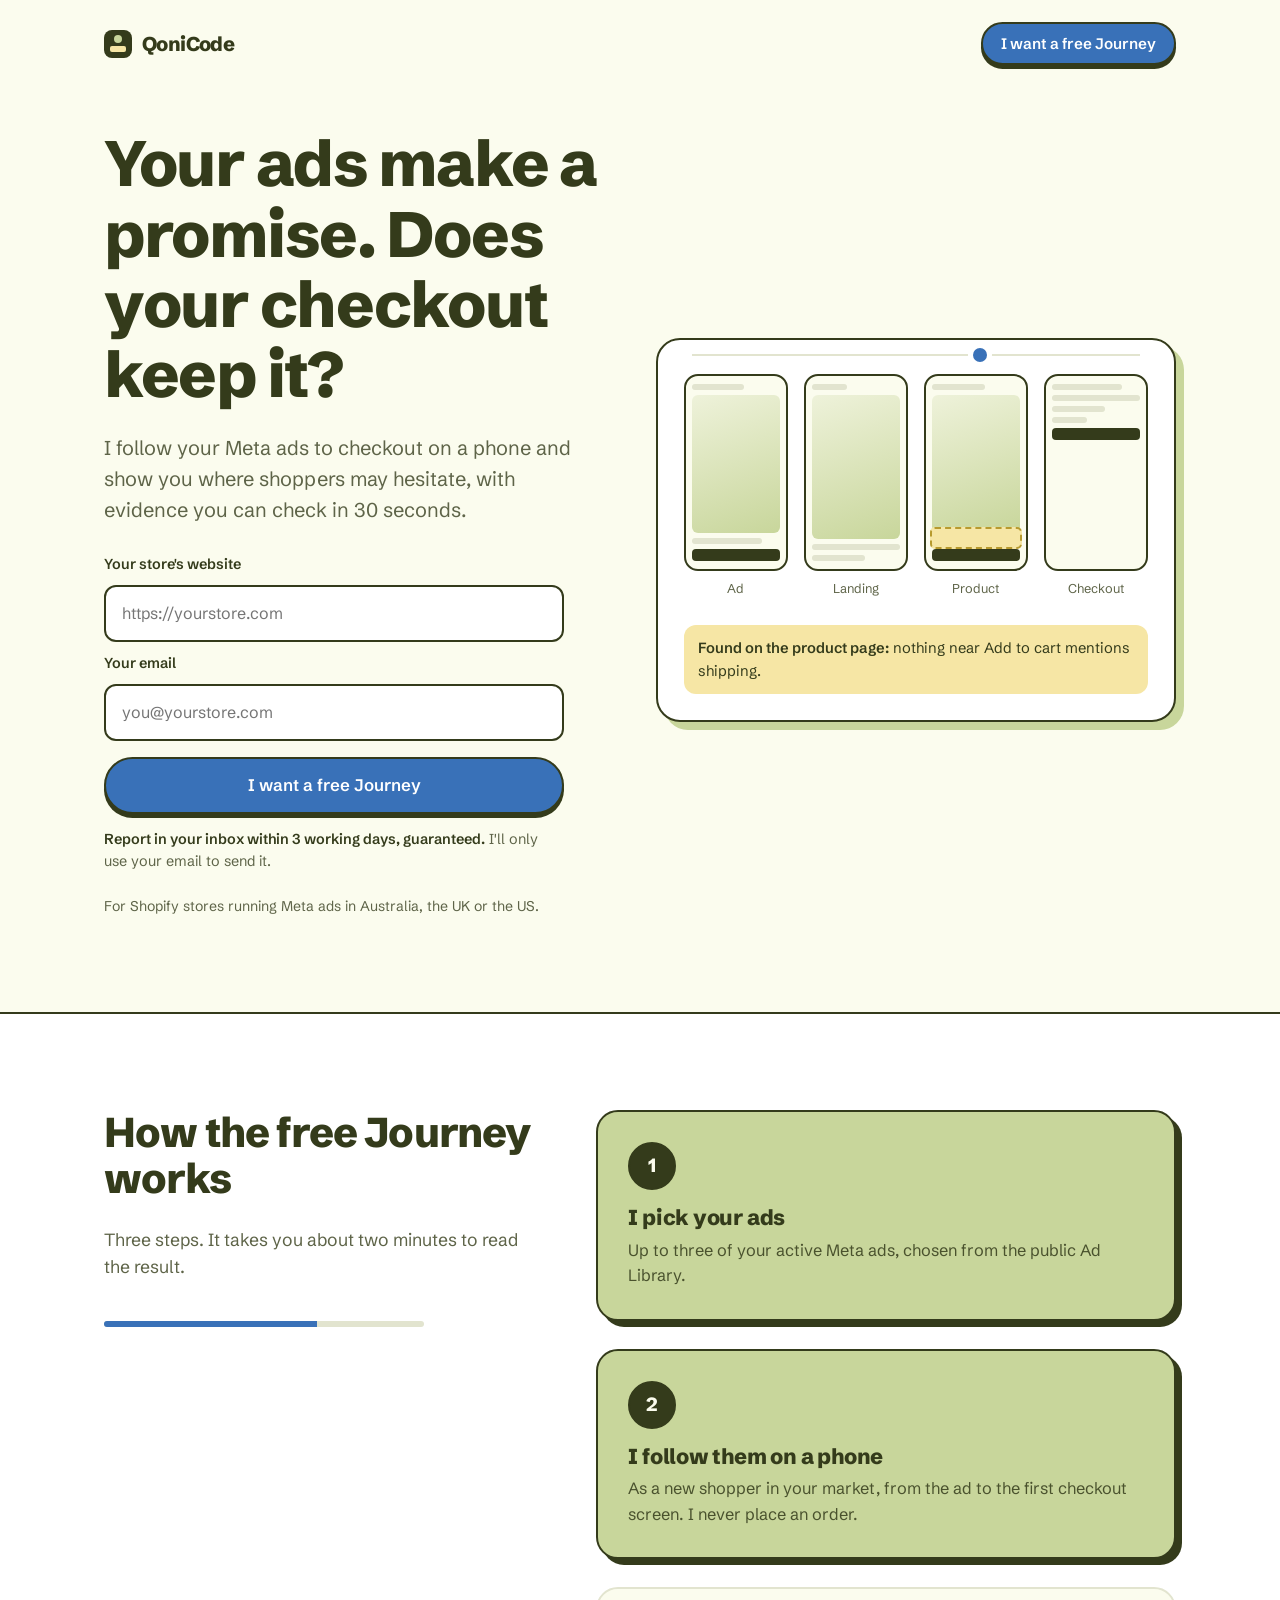
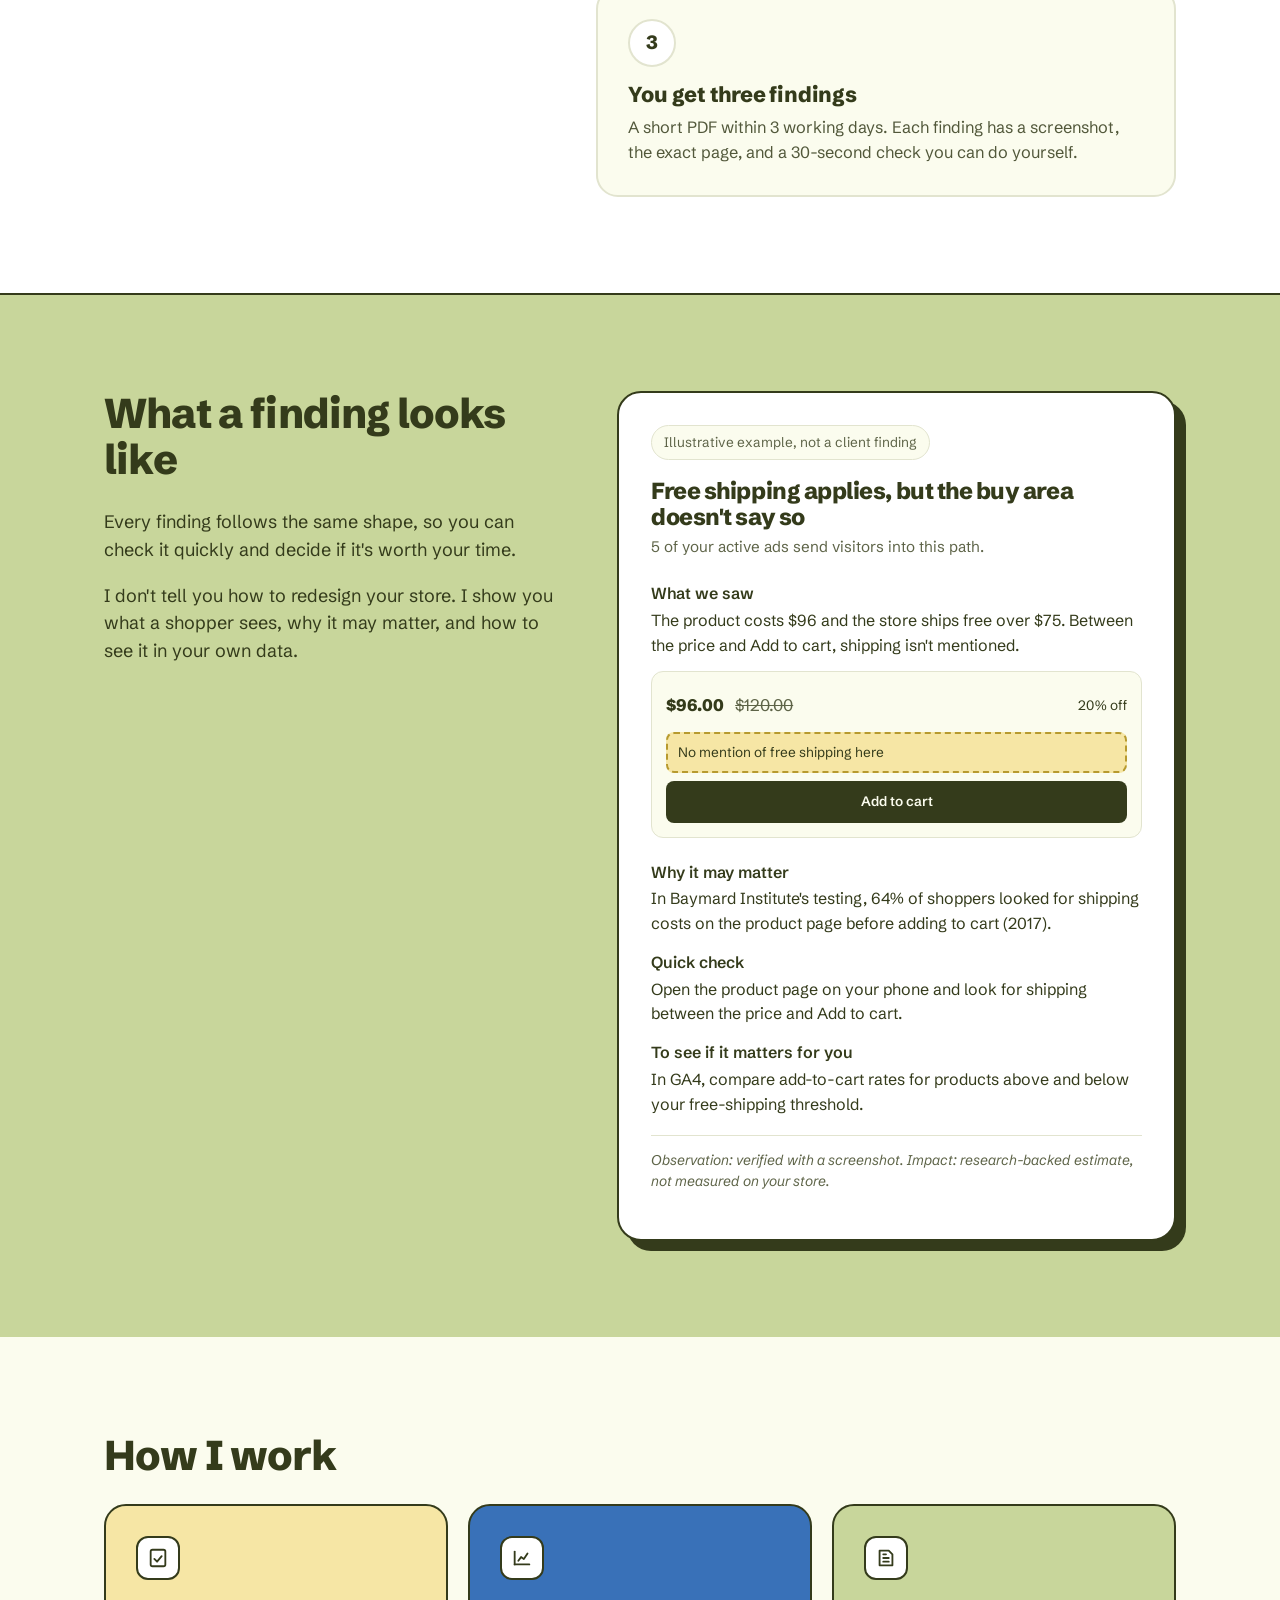
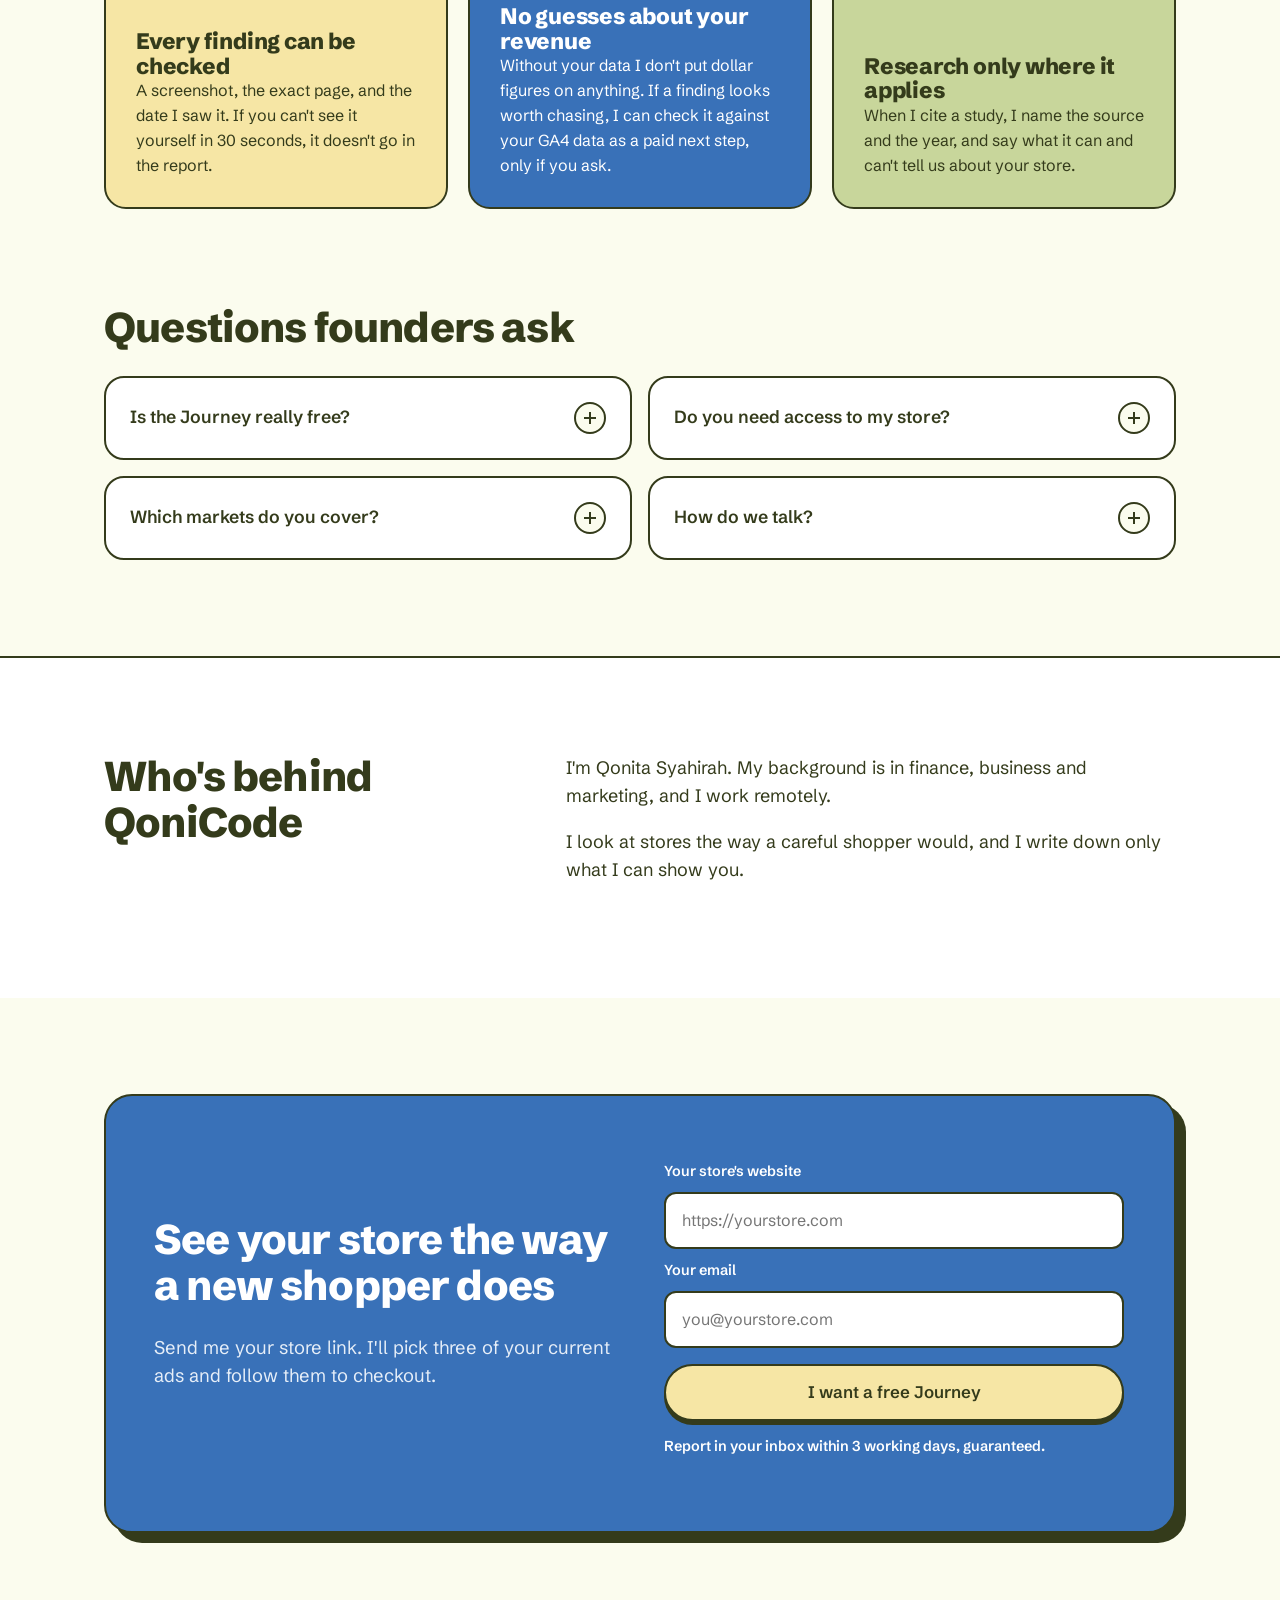
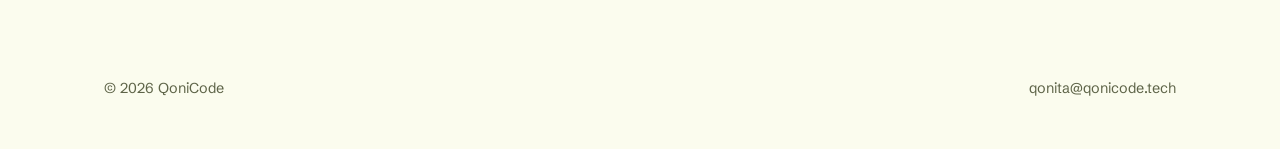
<file: index.html>
<!doctype html>
<html lang="en">
<head>
<meta charset="utf-8">
<meta name="viewport" content="width=device-width, initial-scale=1">
<title>QoniCode · Ad-to-checkout research for DTC brands</title>
<meta name="description" content="I follow your Meta ads to checkout on a phone and show you where shoppers may hesitate, with evidence you can check in 30 seconds.">
<link rel="icon" href="data:image/svg+xml,%3Csvg xmlns='http://www.w3.org/2000/svg' viewBox='0 0 32 32'%3E%3Crect width='32' height='32' rx='8' fill='%23343b1b'/%3E%3Crect x='7' y='17' width='18' height='6' rx='2' fill='%23f6e6a5'/%3E%3Ccircle cx='16' cy='12' r='4' fill='%23c8d69b'/%3E%3C/svg%3E">
<link rel="preconnect" href="https://fonts.googleapis.com">
<link rel="preconnect" href="https://fonts.gstatic.com" crossorigin>
<link href="https://fonts.googleapis.com/css2?family=Schibsted+Grotesk:wght@400;500;600;800&display=swap" rel="stylesheet">
<style>
:root{
  --ivory:#FBFCEE;
  --tea:#C8D69B;
  --vanilla:#F6E6A5;
  --blue:#3971B8;
  --brown:#343B1B;
  --white:#FFFFFF;
  --muted:#5E6448;
  --line:#E2E4CF;
  --max:1120px;
}
*{box-sizing:border-box}
html{scroll-behavior:smooth}
body{margin:0;background:var(--ivory);color:var(--brown);font-family:"Schibsted Grotesk",system-ui,sans-serif;font-size:18px;line-height:1.55;-webkit-font-smoothing:antialiased}
a{color:inherit}
.wrap{max-width:var(--max);margin:0 auto;padding:0 24px}
p{margin:0 0 1em;max-width:62ch}
h1,h2,h3{margin:0;line-height:1.1;letter-spacing:-0.02em}
h1{font-size:clamp(2.4rem,5.2vw,4rem);font-weight:800;max-width:15ch}
h2{font-size:clamp(1.8rem,3.4vw,2.6rem);font-weight:800;max-width:20ch;margin-bottom:.6em}
h3{font-size:1.15rem;font-weight:600;letter-spacing:-0.01em}
:focus-visible{outline:3px solid var(--blue);outline-offset:3px;border-radius:6px}
.link{text-decoration:none;background:linear-gradient(currentColor,currentColor) 0 100%/0 2px no-repeat;transition:background-size .25s ease;padding-bottom:2px}
.link:hover{background-size:100% 2px}

/* buttons */
.btn{display:inline-flex;align-items:center;justify-content:center;gap:.5em;font:600 1rem/1 "Schibsted Grotesk",sans-serif;padding:16px 22px;border-radius:999px;text-decoration:none;border:2px solid var(--brown);cursor:pointer;transition:transform .15s ease,box-shadow .15s ease,background .2s ease}
.btn-primary{background:var(--blue);border-color:var(--brown);color:var(--white);box-shadow:0 4px 0 0 var(--brown)}
.btn-primary:hover{transform:translateY(-2px);box-shadow:0 6px 0 0 var(--brown)}
.btn-primary:active{transform:translateY(3px);box-shadow:0 1px 0 0 var(--brown)}
.btn-ghost{background:transparent;color:var(--brown)}
.btn-ghost:hover{background:var(--vanilla)}
.btn-ghost:active{transform:translateY(2px)}

/* header */
header{padding:22px 0;position:sticky;top:0;z-index:20;background:rgba(251,252,238,.9);backdrop-filter:blur(8px);border-bottom:1px solid transparent;transition:border-color .2s}
header.scrolled{border-bottom-color:var(--line)}
header .wrap{display:flex;justify-content:space-between;align-items:center;gap:16px}
.logo{font-weight:800;font-size:1.25rem;letter-spacing:-0.03em;text-decoration:none;display:flex;align-items:center;gap:10px}
.logo-mark{width:28px;height:28px;border-radius:8px;background:var(--brown);position:relative;flex:none}
.logo-mark::before{content:"";position:absolute;left:10px;top:5px;width:8px;height:8px;border-radius:50%;background:var(--tea)}
.logo-mark::after{content:"";position:absolute;left:6px;right:6px;bottom:6px;height:6px;border-radius:2px;background:var(--vanilla)}
header .btn{padding:12px 18px;font-size:.95rem}

/* hero */
.hero{padding:40px 0 80px}
.hero-grid{display:grid;grid-template-columns:1fr 1.05fr;gap:56px;align-items:center}
.lede{font-size:1.25rem;color:var(--muted);margin:22px 0 28px;max-width:40ch}

/* form */
.journey-form{display:grid;gap:10px;max-width:460px}
.journey-form label{font-size:.9rem;font-weight:600}
.journey-form input{width:100%;font:inherit;font-size:1rem;padding:14px 16px;border:2px solid var(--brown);border-radius:12px;background:var(--white);color:var(--brown);transition:box-shadow .15s ease}
.journey-form input:focus{outline:none;box-shadow:0 0 0 4px var(--tea)}
.journey-form .btn{width:100%;margin-top:6px;padding:18px 22px;font-size:1.05rem}
.form-note{font-size:.9rem;color:var(--muted);margin:4px 0 0}
.form-note b{color:var(--brown);font-weight:600}
.form-status{font-size:.95rem;margin:0;min-height:0}
.form-status.err{color:#8A1F11}
.sent{background:var(--tea);border:2px solid var(--brown);border-radius:16px;padding:20px;max-width:460px}
.sent h3{margin-bottom:6px}
.sent p{margin:0}
.hidden{display:none}
.fit{font-size:.88rem;color:var(--muted);margin-top:14px}

/* journey trail */
.trail{position:relative;display:grid;grid-template-columns:repeat(4,1fr);gap:16px;padding:34px 26px 26px;background:var(--white);border:2px solid var(--brown);border-radius:24px;box-shadow:8px 8px 0 0 var(--tea)}
.track{position:absolute;left:34px;right:34px;top:14px;height:2px;background:var(--line)}
.dot{position:absolute;top:8px;left:28px;width:14px;height:14px;border-radius:50%;background:var(--blue);box-shadow:0 0 0 5px var(--white)}
.station{display:flex;flex-direction:column;gap:8px}
.phone{aspect-ratio:9/17;border:2px solid var(--brown);border-radius:14px;padding:8px 6px;display:flex;flex-direction:column;gap:5px;background:var(--ivory);position:relative;overflow:hidden}
.bar{height:6px;border-radius:3px;background:var(--line)}
.bar.w60{width:60%}.bar.w80{width:80%}.bar.w40{width:40%}
.img{flex:1;border-radius:6px;background:linear-gradient(160deg,#EEF2DA,var(--tea))}
.btnbar{height:12px;border-radius:4px;background:var(--brown)}
.station span{font-size:.8rem;color:var(--muted);text-align:center}
.flag{position:absolute;left:4px;right:4px;bottom:20px;height:22px;border-radius:5px;background:var(--vanilla);border:2px dashed #B79A2E;transform:scaleX(0);transform-origin:left}
.callout{grid-column:1/-1;margin-top:10px;padding:12px 14px;border-radius:12px;background:var(--vanilla);font-size:.92rem;opacity:0;transform:translateY(6px)}
.callout b{font-weight:600}
@media (prefers-reduced-motion:no-preference){
  .dot{animation:travel 3.2s cubic-bezier(.6,.05,.3,1) .4s forwards}
  .flag{animation:mark .45s ease 2.3s forwards}
  .callout{animation:rise .5s ease 2.7s forwards}
}
@keyframes travel{0%{left:28px}35%{left:calc(37.5% - 7px)}55%{left:calc(37.5% - 7px)}100%{left:calc(62.5% - 7px)}}
@keyframes mark{to{transform:scaleX(1)}}
@keyframes rise{to{opacity:1;transform:none}}

/* sections */
section{padding:96px 0}
.intro{color:var(--muted);font-size:1.1rem;margin-bottom:40px}

/* how it works: sticky scroll stepper */
.how{background:var(--white);border-top:2px solid var(--brown);border-bottom:2px solid var(--brown)}
.how-grid{display:grid;grid-template-columns:.85fr 1.15fr;gap:64px;align-items:start}
.how-head{position:sticky;top:120px}
.progress{height:6px;border-radius:3px;background:var(--line);overflow:hidden;max-width:320px;margin-top:8px}
.progress span{display:block;height:100%;width:0;background:var(--blue);transition:width .5s ease}
.steps{list-style:none;margin:0;padding:0;display:grid;gap:28px;counter-reset:s}
.steps li{counter-increment:s;border:2px solid var(--line);border-radius:22px;padding:30px;background:var(--ivory);transition:border-color .4s ease,background .4s ease,transform .4s ease,box-shadow .4s ease}
.steps li::before{content:counter(s);display:inline-grid;place-items:center;width:44px;height:44px;border-radius:50%;background:var(--white);border:2px solid var(--line);font-weight:800;font-size:1.2rem;margin-bottom:16px;transition:background .4s,border-color .4s,color .4s}
.steps li.on{border-color:var(--brown);background:var(--tea);box-shadow:6px 6px 0 0 var(--brown)}
.steps li.on::before{background:var(--brown);border-color:var(--brown);color:var(--ivory)}
.steps h3{font-size:1.35rem;font-weight:800}
.steps p{color:var(--brown);opacity:.85;font-size:1.02rem;margin:8px 0 0}

/* example card (key segment, coloured) */
.example{background:var(--tea)}
.example-grid{display:grid;grid-template-columns:.9fr 1.1fr;gap:56px;align-items:start}
.card{background:var(--white);border:2px solid var(--brown);border-radius:24px;padding:32px;box-shadow:10px 10px 0 0 var(--brown)}
.disclaimer{display:inline-block;font-size:.85rem;background:var(--ivory);border:1px solid var(--line);border-radius:999px;padding:6px 12px;margin-bottom:18px;color:var(--muted)}
.card h3{font-size:1.45rem;font-weight:800;margin-bottom:6px;letter-spacing:-0.02em}
.exposure{color:var(--muted);font-size:.95rem;margin-bottom:22px}
.mock{border:1px solid var(--line);border-radius:12px;padding:14px;margin:6px 0 22px;background:var(--ivory);font-size:.85rem}
.mock .row{display:flex;justify-content:space-between;align-items:center;padding:6px 0}
.mock .price{font-weight:800;font-size:1.05rem}
.mock .was{color:var(--muted);text-decoration:line-through;margin-left:8px;font-weight:400}
.mock .atc{margin-top:8px;background:var(--brown);color:var(--ivory);text-align:center;border-radius:8px;padding:10px;font-weight:600}
.mock .gap{margin-top:8px;border:2px dashed #B79A2E;background:var(--vanilla);border-radius:8px;padding:8px 10px}
.field{margin-bottom:14px;font-size:1rem}
.field b{font-weight:600}
.field p{margin:2px 0 0}
.label{margin-top:18px;padding-top:14px;border-top:1px solid var(--line);font-size:.88rem;color:var(--muted);font-style:italic}

/* principles: coloured cards, staggered reveal */
.principles{list-style:none;padding:0;margin:0;display:grid;grid-template-columns:repeat(3,1fr);gap:20px}
.principles li{border:2px solid var(--brown);border-radius:22px;padding:30px;min-height:260px;display:flex;flex-direction:column;justify-content:space-between;gap:24px}
.principles li:nth-child(1){background:var(--vanilla)}
.principles li:nth-child(2){background:var(--blue);color:var(--white)}
.principles li:nth-child(3){background:var(--tea)}
.principles h3{font-size:1.4rem;font-weight:800}
.principles p{margin:0;font-size:1rem}
.icon{width:44px;height:44px;border-radius:12px;background:var(--white);border:2px solid var(--brown);display:grid;place-items:center}
.icon svg{width:22px;height:22px;stroke:var(--brown);fill:none;stroke-width:2;stroke-linecap:round;stroke-linejoin:round}

/* reveal (one shared pattern, used on two groups only) */
@media (prefers-reduced-motion:no-preference){
  .reveal > *{opacity:0;transform:translateY(28px) scale(.98);transition:opacity .6s ease,transform .6s cubic-bezier(.2,.8,.2,1)}
  .reveal.in > *{opacity:1;transform:none}
  .reveal.in > *:nth-child(2){transition-delay:.12s}
  .reveal.in > *:nth-child(3){transition-delay:.24s}
  .reveal.in > *:nth-child(4){transition-delay:.36s}
}

/* faq cards */
.faq-grid{display:grid;grid-template-columns:repeat(2,1fr);gap:16px}
.faq-card{border:2px solid var(--brown);border-radius:20px;background:var(--white);transition:background .25s ease,box-shadow .2s ease,transform .2s ease}
.faq-card:hover{transform:translateY(-2px);box-shadow:5px 5px 0 0 var(--brown)}
.faq-card[open]{background:var(--vanilla);box-shadow:5px 5px 0 0 var(--brown)}
.faq-card summary{list-style:none;cursor:pointer;padding:24px;font-weight:600;font-size:1.1rem;display:flex;justify-content:space-between;align-items:center;gap:16px}
.faq-card summary::-webkit-details-marker{display:none}
.plus{width:32px;height:32px;border-radius:50%;border:2px solid var(--brown);position:relative;flex:none;background:var(--ivory);transition:transform .25s ease}
.plus::before,.plus::after{content:"";position:absolute;left:50%;top:50%;width:12px;height:2px;background:var(--brown);transform:translate(-50%,-50%)}
.plus::after{transform:translate(-50%,-50%) rotate(90deg);transition:transform .25s ease}
.faq-card[open] .plus{transform:rotate(180deg)}
.faq-card[open] .plus::after{transform:translate(-50%,-50%) rotate(0deg)}
.faq-card p{padding:0 24px 24px;margin:0}

/* about */
.about{background:var(--white);border-top:2px solid var(--brown)}
.about-grid{display:grid;grid-template-columns:.8fr 1.2fr;gap:56px}

/* final */
.final{background:var(--blue);color:var(--white);border:2px solid var(--brown);border-radius:28px;padding:64px 48px;box-shadow:10px 10px 0 0 var(--brown);display:grid;grid-template-columns:1fr 1fr;gap:48px;align-items:center}
.final h2{color:var(--white)}
.final > div > p{color:#E6EEF8;font-size:1.15rem}
.final .journey-form label{color:var(--white)}
.final .form-note{color:#E6EEF8}
.final .form-note b{color:var(--white)}
.final .btn-primary{background:var(--vanilla);color:var(--brown)}
.final .sent{color:var(--brown)}
footer{padding:48px 0;color:var(--muted);font-size:.9rem}
footer .wrap{display:flex;justify-content:space-between;flex-wrap:wrap;gap:12px}

@media (max-width:900px){
  .hero-grid,.example-grid,.about-grid,.how-grid,.final{grid-template-columns:1fr;gap:36px}
  .how-head{position:static}
  .principles{grid-template-columns:1fr}
  .principles li{min-height:0}
  .faq-grid{grid-template-columns:1fr}
  section{padding:64px 0}
  .final{padding:40px 22px;border-radius:22px;box-shadow:6px 6px 0 0 var(--brown)}
}
@media (max-width:480px){
  body{font-size:17px}
  .wrap{padding:0 16px}
  header .btn{display:none}
  .trail{gap:8px;padding:26px 12px 14px;box-shadow:5px 5px 0 0 var(--tea)}
  .track{left:22px;right:22px}
  .card{padding:22px;box-shadow:6px 6px 0 0 var(--brown)}
  .steps li{padding:22px}
}
</style>
</head>
<body>

<header id="hdr">
  <div class="wrap">
    <a class="logo" href="#top" aria-label="QoniCode home"><span class="logo-mark" aria-hidden="true"></span>QoniCode</a>
    <a class="btn btn-primary" href="#get">I want a free Journey</a>
  </div>
</header>

<main id="top">
  <section class="hero">
    <div class="wrap hero-grid">
      <div id="get">
        <h1>Your ads make a promise. Does your checkout keep it?</h1>
        <p class="lede">I follow your Meta ads to checkout on a phone and show you where shoppers may hesitate, with evidence you can check in 30 seconds.</p>
        <form class="journey-form" data-form novalidate>
          <label for="site1">Your store's website</label>
          <input id="site1" name="website" type="url" inputmode="url" placeholder="https://yourstore.com" required>
          <label for="email1">Your email</label>
          <input id="email1" name="email" type="email" autocomplete="email" placeholder="you@yourstore.com" required>
          <button class="btn btn-primary" type="submit">I want a free Journey</button>
          <p class="form-note"><b>Report in your inbox within 3 working days, guaranteed.</b> I'll only use your email to send it.</p>
          <p class="form-status" role="status" aria-live="polite"></p>
        </form>
        <div class="sent hidden" data-sent><h3>Got it, thank you.</h3><p>Your Journey will reach your inbox within 3 working days.</p></div>
        <p class="fit">For Shopify stores running Meta ads in Australia, the UK or the US.</p>
      </div>

      <div class="trail" role="img" aria-label="A shopper's path from ad to landing page to product page to checkout, with a finding marked on the product page">
        <div class="track"></div>
        <div class="dot"></div>
        <div class="station"><div class="phone"><div class="bar w60"></div><div class="img"></div><div class="bar w80"></div><div class="btnbar"></div></div><span>Ad</span></div>
        <div class="station"><div class="phone"><div class="bar w40"></div><div class="img"></div><div class="bar"></div><div class="bar w60"></div></div><span>Landing</span></div>
        <div class="station"><div class="phone"><div class="bar w60"></div><div class="img"></div><div class="bar w40"></div><div class="flag"></div><div class="btnbar"></div></div><span>Product</span></div>
        <div class="station"><div class="phone"><div class="bar w80"></div><div class="bar"></div><div class="bar w60"></div><div class="bar w40"></div><div class="btnbar"></div></div><span>Checkout</span></div>
        <div class="callout"><b>Found on the product page:</b> nothing near Add to cart mentions shipping.</div>
      </div>
    </div>
  </section>

  <section class="how" id="how">
    <div class="wrap how-grid">
      <div class="how-head">
        <h2>How the free Journey works</h2>
        <p class="intro">Three steps. It takes you about two minutes to read the result.</p>
        <div class="progress" aria-hidden="true"><span data-progress></span></div>
      </div>
      <ol class="steps" data-steps>
        <li><h3>I pick your ads</h3><p>Up to three of your active Meta ads, chosen from the public Ad Library.</p></li>
        <li><h3>I follow them on a phone</h3><p>As a new shopper in your market, from the ad to the first checkout screen. I never place an order.</p></li>
        <li><h3>You get three findings</h3><p>A short PDF within 3 working days. Each finding has a screenshot, the exact page, and a 30-second check you can do yourself.</p></li>
      </ol>
    </div>
  </section>

  <section class="example" id="example">
    <div class="wrap example-grid">
      <div>
        <h2>What a finding looks like</h2>
        <p>Every finding follows the same shape, so you can check it quickly and decide if it's worth your time.</p>
        <p>I don't tell you how to redesign your store. I show you what a shopper sees, why it may matter, and how to see it in your own data.</p>
      </div>
      <article class="card" aria-label="Illustrative example finding">
        <span class="disclaimer">Illustrative example, not a client finding</span>
        <h3>Free shipping applies, but the buy area doesn't say so</h3>
        <p class="exposure">5 of your active ads send visitors into this path.</p>
        <div class="field"><b>What we saw</b><p>The product costs $96 and the store ships free over $75. Between the price and Add to cart, shipping isn't mentioned.</p></div>
        <div class="mock" aria-hidden="true">
          <div class="row"><span class="price">$96.00 <span class="was">$120.00</span></span><span>20% off</span></div>
          <div class="gap">No mention of free shipping here</div>
          <div class="atc">Add to cart</div>
        </div>
        <div class="field"><b>Why it may matter</b><p>In Baymard Institute's testing, 64% of shoppers looked for shipping costs on the product page before adding to cart (<a class="link" href="https://baymard.com/research-articles/show-shipping-costs-on-product-pages" target="_blank" rel="noopener">2017</a>).</p></div>
        <div class="field"><b>Quick check</b><p>Open the product page on your phone and look for shipping between the price and Add to cart.</p></div>
        <div class="field"><b>To see if it matters for you</b><p>In GA4, compare add-to-cart rates for products above and below your free-shipping threshold.</p></div>
        <p class="label">Observation: verified with a screenshot. Impact: research-backed estimate, not measured on your store.</p>
      </article>
    </div>
  </section>

  <section id="principles">
    <div class="wrap">
      <h2>How I work</h2>
      <ul class="principles reveal" data-reveal>
        <li>
          <span class="icon" aria-hidden="true"><svg viewBox="0 0 24 24"><rect x="4" y="3" width="16" height="18" rx="2"/><path d="M8 13l3 3 5-6"/></svg></span>
          <div><h3>Every finding can be checked</h3><p>A screenshot, the exact page, and the date I saw it. If you can't see it yourself in 30 seconds, it doesn't go in the report.</p></div>
        </li>
        <li>
          <span class="icon" aria-hidden="true"><svg viewBox="0 0 24 24"><path d="M4 19V5"/><path d="M4 19h16"/><path d="M8 15l3-4 3 2 4-6"/></svg></span>
          <div><h3>No guesses about your revenue</h3><p>Without your data I don't put dollar figures on anything. If a finding looks worth chasing, I can check it against your GA4 data as a paid next step, only if you ask.</p></div>
        </li>
        <li>
          <span class="icon" aria-hidden="true"><svg viewBox="0 0 24 24"><path d="M5 4h10l4 4v12H5z"/><path d="M9 12h6M9 16h6M9 8h3"/></svg></span>
          <div><h3>Research only where it applies</h3><p>When I cite a study, I name the source and the year, and say what it can and can't tell us about your store.</p></div>
        </li>
      </ul>
    </div>
  </section>

  <section id="faq" style="padding-top:0">
    <div class="wrap">
      <h2>Questions founders ask</h2>
      <div class="faq-grid">
        <details class="faq-card"><summary>Is the Journey really free?<span class="plus" aria-hidden="true"></span></summary><p>Yes. It's how I show my work. There's no contract and no call.</p></details>
        <details class="faq-card"><summary>Do you need access to my store?<span class="plus" aria-hidden="true"></span></summary><p>No. I only use what any shopper can see: your ads in the Meta Ad Library and your public pages.</p></details>
        <details class="faq-card"><summary>Which markets do you cover?<span class="plus" aria-hidden="true"></span></summary><p>Australia, the UK and the US. I view your store as a local shopper would, with local prices and shipping.</p></details>
        <details class="faq-card"><summary>How do we talk?<span class="plus" aria-hidden="true"></span></summary><p>By email. You don't need to book a call.</p></details>
      </div>
    </div>
  </section>

  <section class="about">
    <div class="wrap about-grid">
      <h2>Who's behind QoniCode</h2>
      <div>
        <p>I'm Qonita Syahirah. My background is in finance, business and marketing, and I work remotely.</p>
        <p>I look at stores the way a careful shopper would, and I write down only what I can show you.</p>
      </div>
    </div>
  </section>

  <section>
    <div class="wrap">
      <div class="final">
        <div>
          <h2>See your store the way a new shopper does</h2>
          <p>Send me your store link. I'll pick three of your current ads and follow them to checkout.</p>
        </div>
        <div>
          <form class="journey-form" data-form novalidate>
            <label for="site2">Your store's website</label>
            <input id="site2" name="website" type="url" inputmode="url" placeholder="https://yourstore.com" required>
            <label for="email2">Your email</label>
            <input id="email2" name="email" type="email" autocomplete="email" placeholder="you@yourstore.com" required>
            <button class="btn btn-primary" type="submit">I want a free Journey</button>
            <p class="form-note"><b>Report in your inbox within 3 working days, guaranteed.</b></p>
            <p class="form-status" role="status" aria-live="polite"></p>
          </form>
          <div class="sent hidden" data-sent><h3>Got it, thank you.</h3><p>Your Journey will reach your inbox within 3 working days.</p></div>
        </div>
      </div>
    </div>
  </section>
</main>

<footer>
  <div class="wrap">
    <span>© 2026 QoniCode</span>
    <a class="link" href="mailto:qonita@qonicode.tech">qonita@qonicode.tech</a>
  </div>
</footer>

<script>
/* Form: sends to your email via Web3Forms (free). Replace the key below with yours. */
const WEB3FORMS_KEY = "PASTE-YOUR-ACCESS-KEY-HERE";

document.querySelectorAll('[data-form]').forEach(form => {
  const sent = form.parentElement.querySelector('[data-sent]');
  const status = form.querySelector('.form-status');
  form.addEventListener('submit', async e => {
    e.preventDefault();
    status.className = 'form-status';
    let site = form.website.value.trim();
    if (site && !/^https?:\/\//i.test(site)) { site = 'https://' + site; form.website.value = site; }
    if (!form.website.checkValidity()) { status.textContent = 'Enter your store’s web address, for example yourstore.com.'; status.classList.add('err'); form.website.focus(); return; }
    if (!form.email.checkValidity()) { status.textContent = 'Enter an email address I can send the report to.'; status.classList.add('err'); form.email.focus(); return; }
    const btn = form.querySelector('button'); btn.disabled = true; btn.textContent = 'Sending…';
    try {
      const res = await fetch('https://api.web3forms.com/submit', {
        method: 'POST',
        headers: { 'Content-Type': 'application/json', 'Accept': 'application/json' },
        body: JSON.stringify({ access_key: WEB3FORMS_KEY, subject: 'New free Journey request', from_name: 'qonicode.tech', website: site, email: form.email.value.trim() })
      });
      const data = await res.json();
      if (!data.success) throw new Error();
      form.classList.add('hidden'); sent.classList.remove('hidden');
    } catch {
      status.innerHTML = 'That didn’t send. Email me at <a href="mailto:qonita@qonicode.tech">qonita@qonicode.tech</a> instead.';
      status.classList.add('err');
      btn.disabled = false; btn.textContent = 'I want a free Journey';
    }
  });
});

/* Header border on scroll */
const hdr = document.getElementById('hdr');
addEventListener('scroll', () => hdr.classList.toggle('scrolled', scrollY > 10), { passive: true });

/* Steps light up as you scroll; progress bar follows */
const steps = [...document.querySelectorAll('[data-steps] li')];
const bar = document.querySelector('[data-progress]');
const stepIO = new IntersectionObserver(entries => {
  entries.forEach(en => { if (en.isIntersecting) en.target.classList.add('on'); });
  bar.style.width = (steps.filter(s => s.classList.contains('on')).length / steps.length * 100) + '%';
}, { rootMargin: '0px 0px -45% 0px' });
steps.forEach(s => stepIO.observe(s));

/* Principle cards reveal once */
const revIO = new IntersectionObserver(entries => {
  entries.forEach(en => { if (en.isIntersecting) { en.target.classList.add('in'); revIO.unobserve(en.target); } });
}, { threshold: .25 });
document.querySelectorAll('[data-reveal]').forEach(el => revIO.observe(el));
</script>
</body>
</html>
</file>
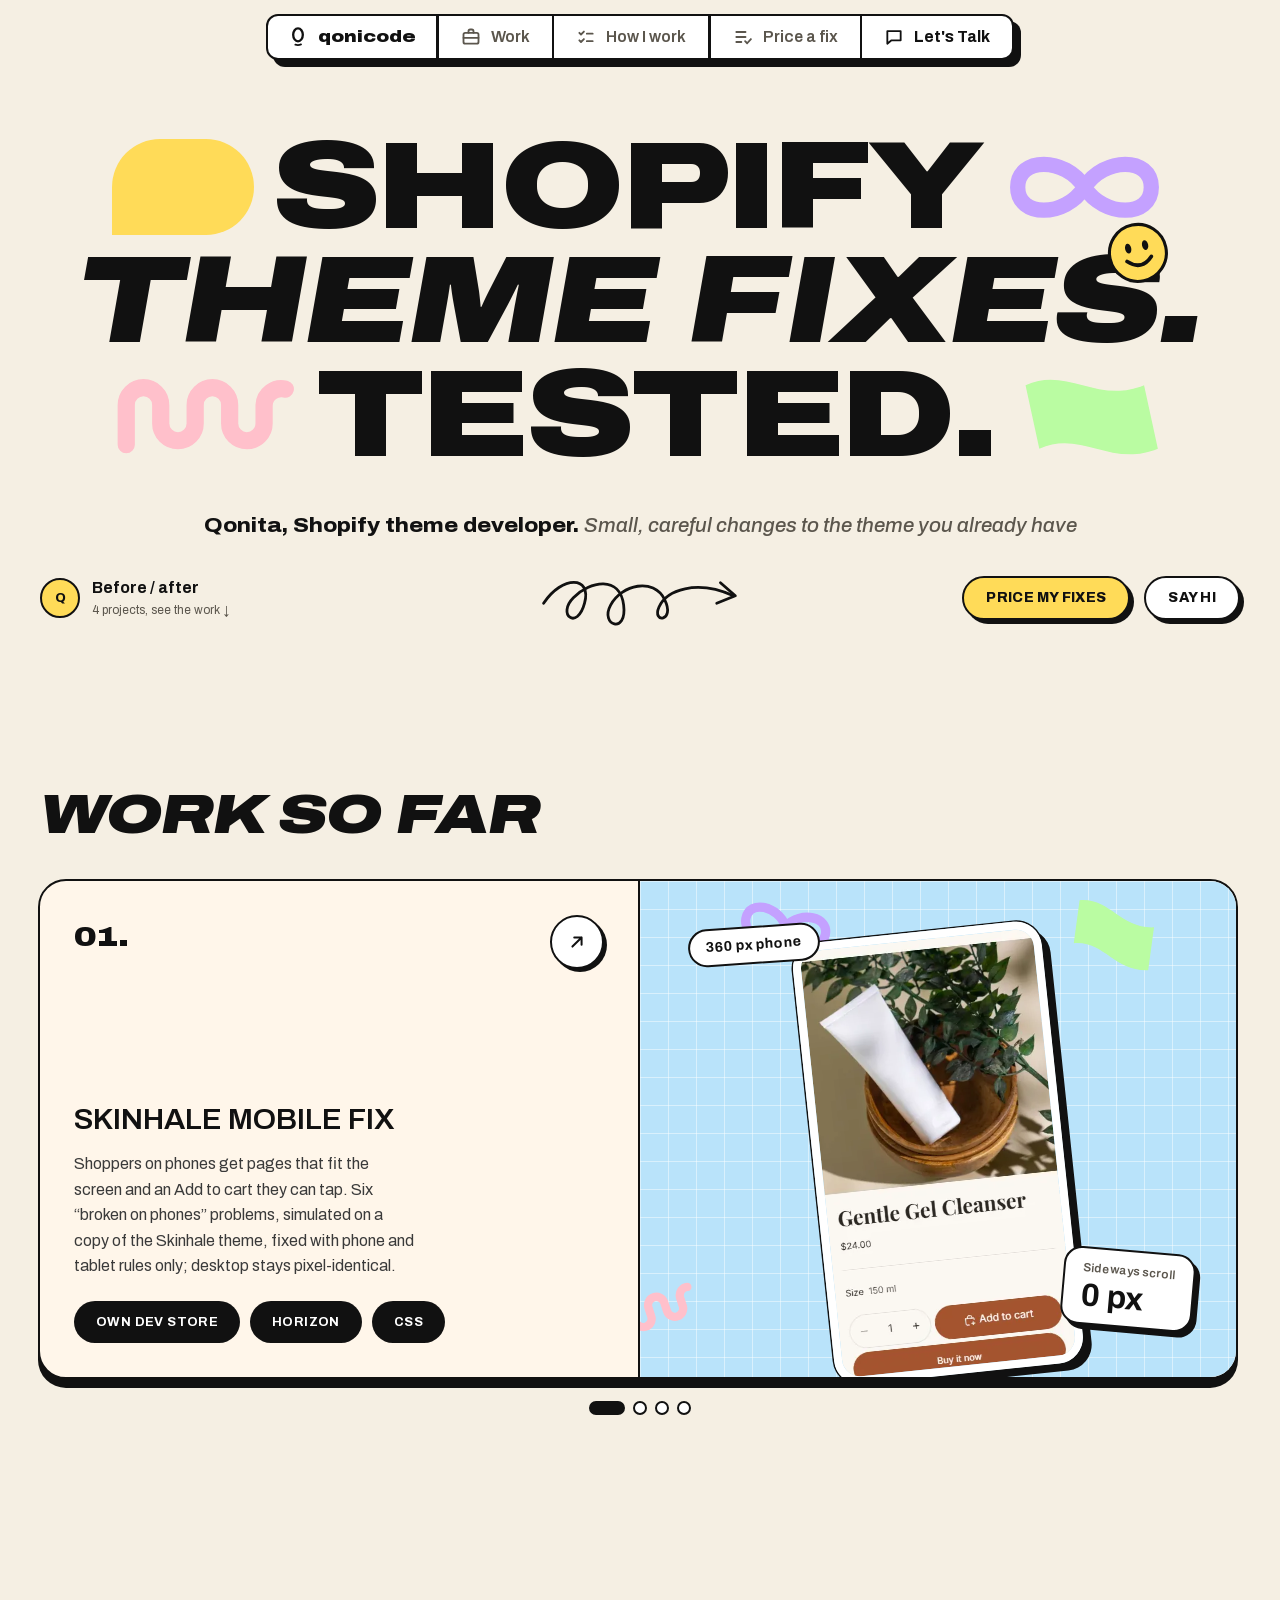
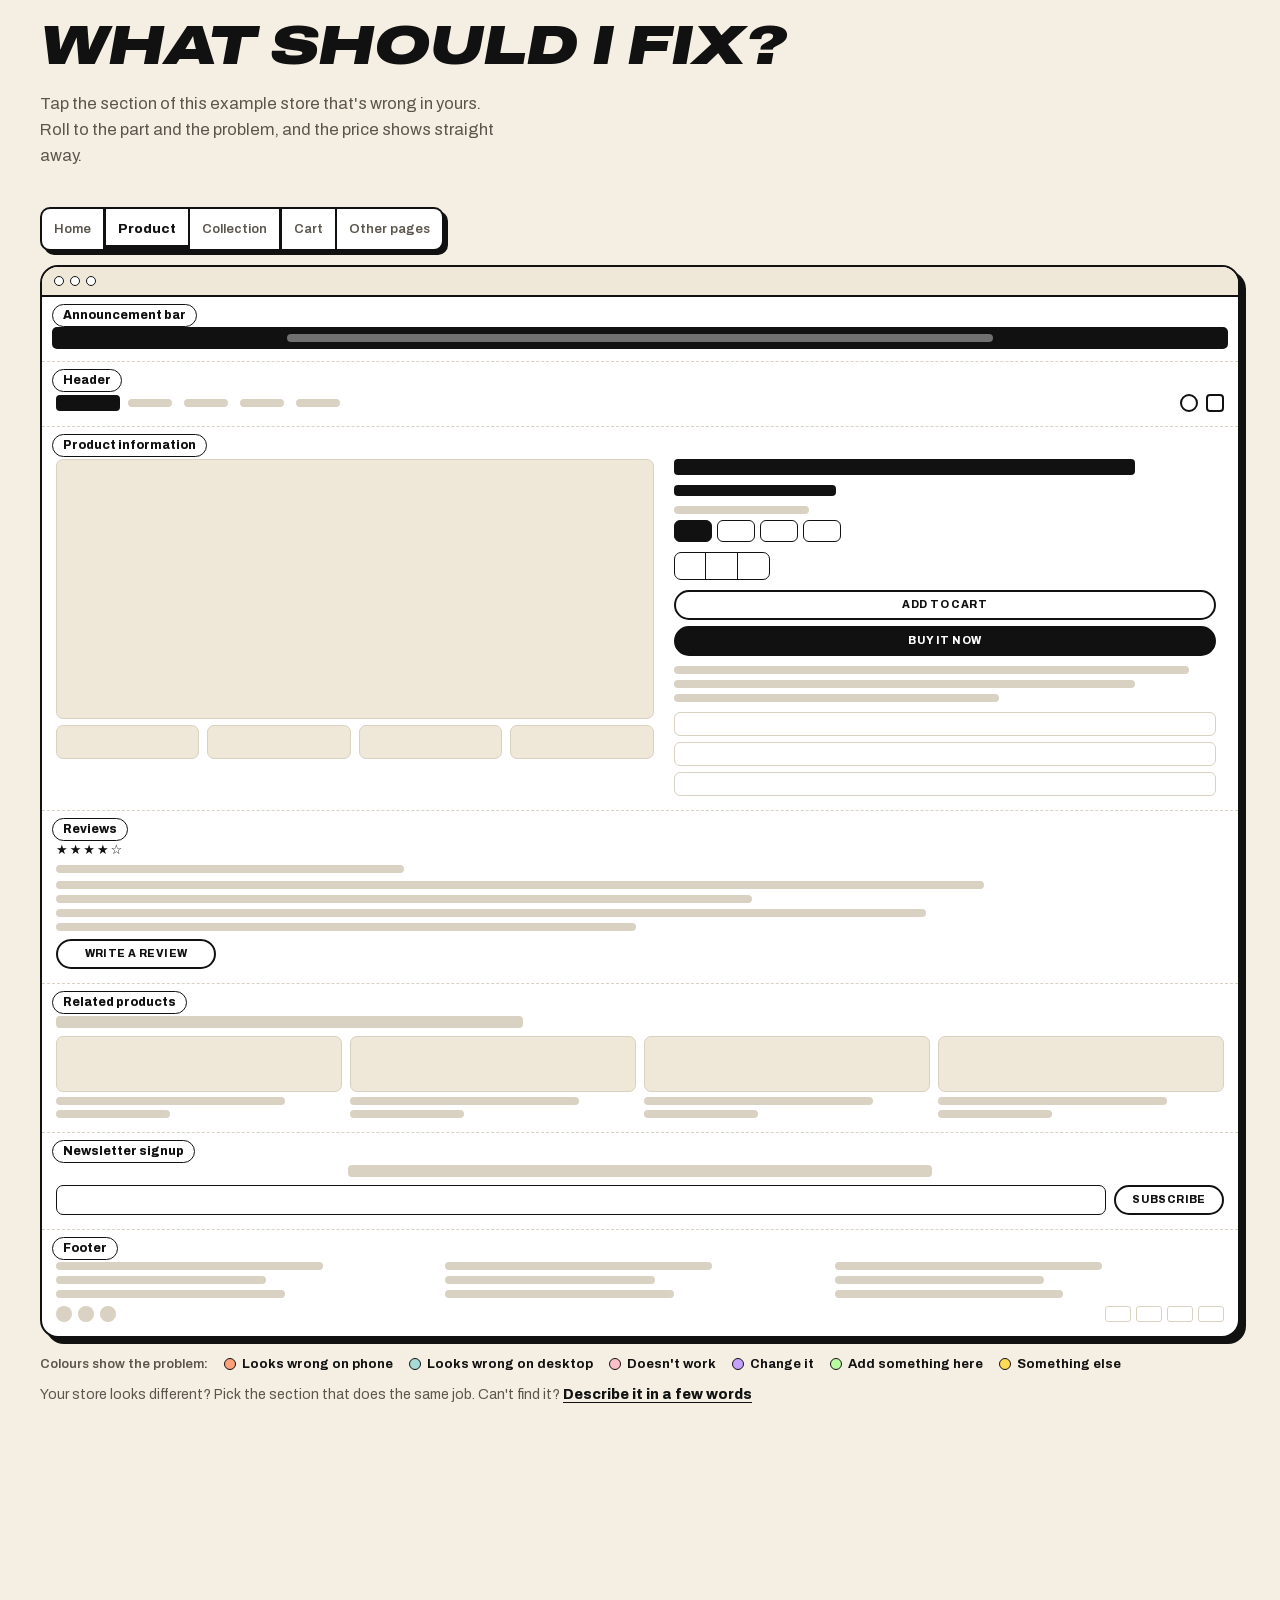
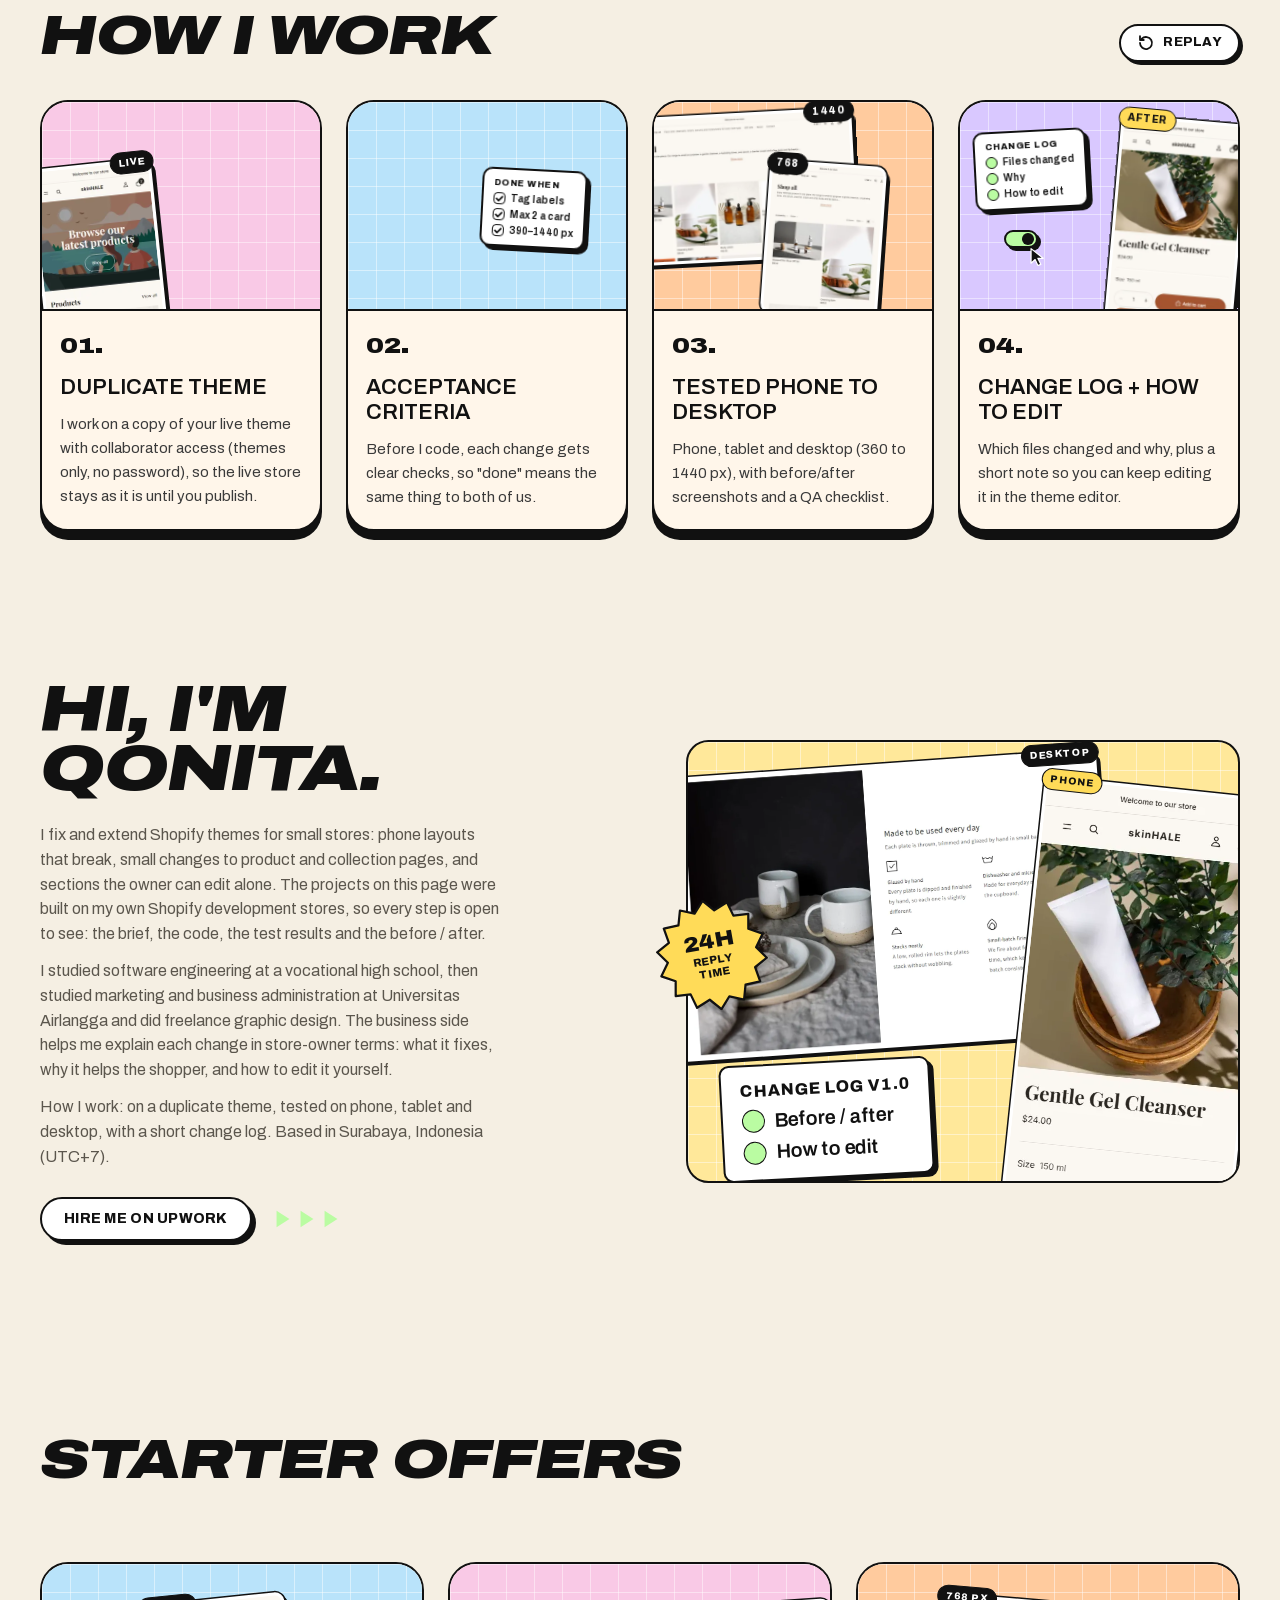
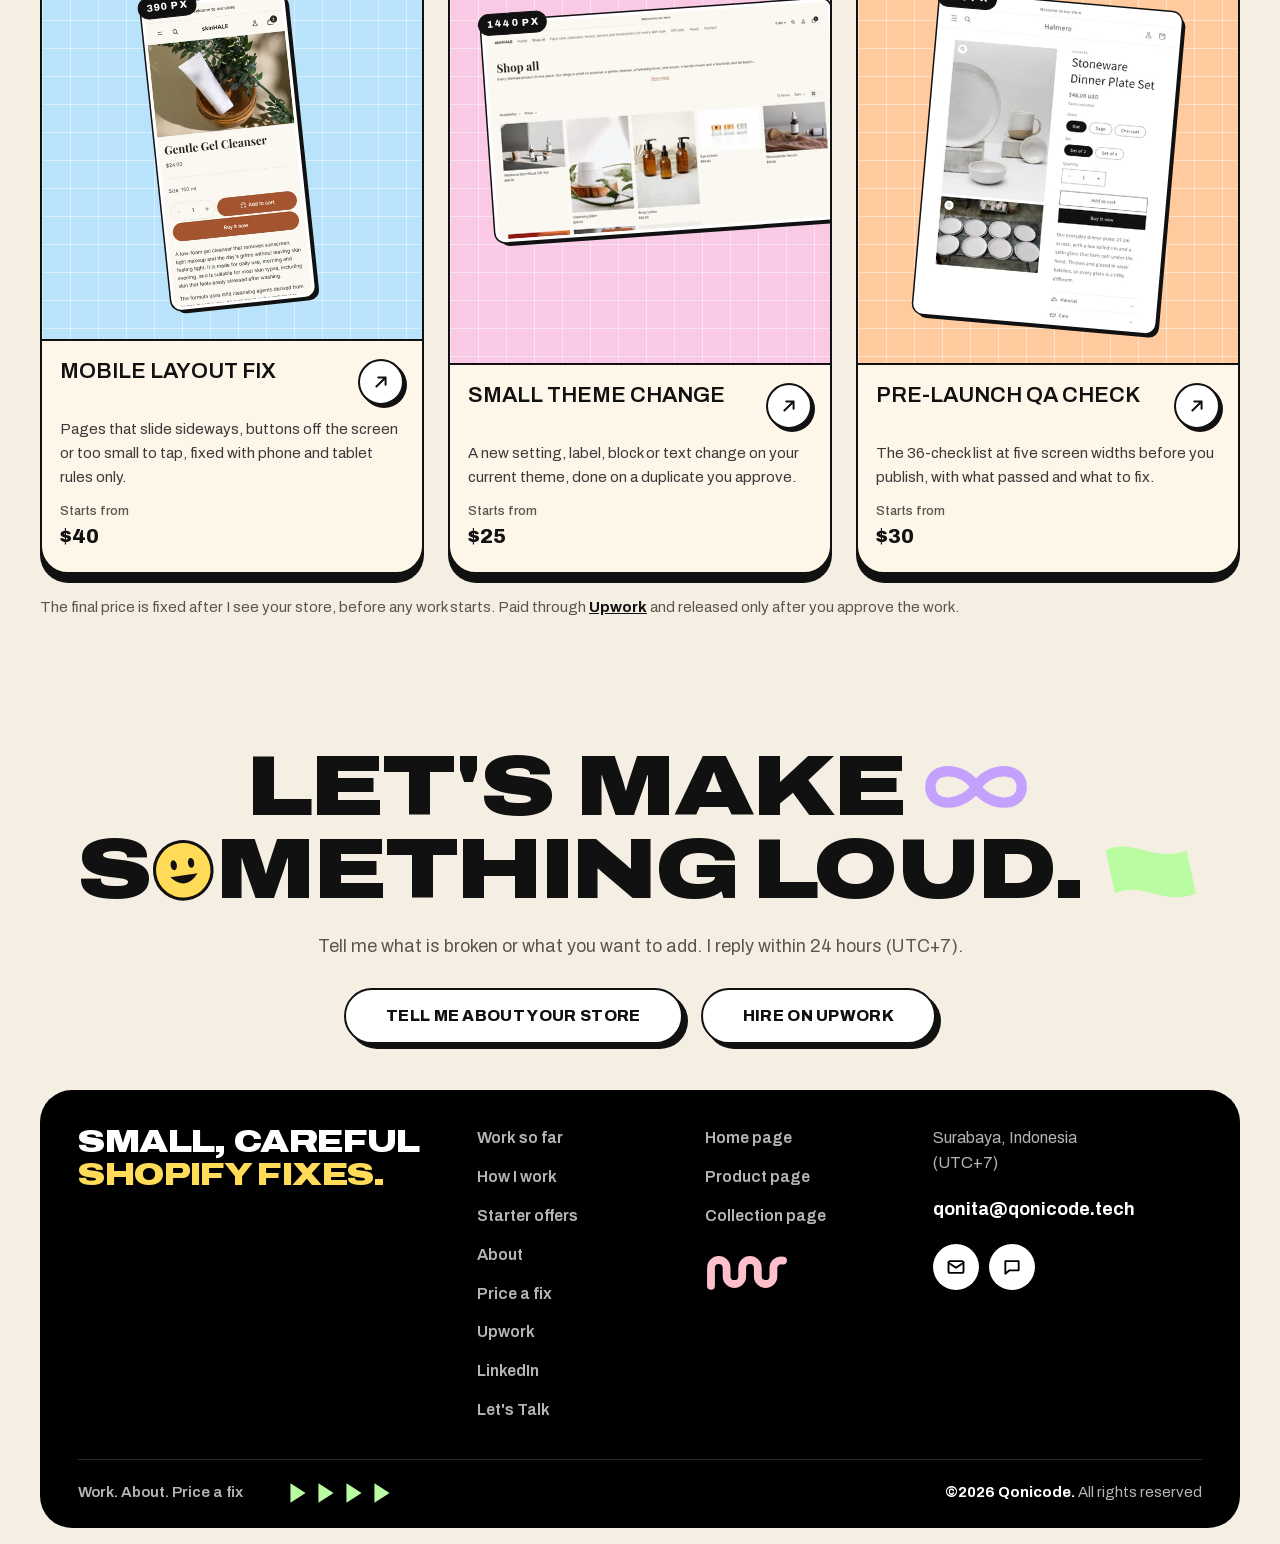
<file: public/index.html>
<!doctype html>
<html lang="en">
<head>
  <meta charset="utf-8">
  <meta name="viewport" content="width=device-width,initial-scale=1">
  <title>Qonicode — Qonita, Shopify theme fixes for small stores</title>
  <meta name="description" content="Qonita Fairuz Syahirah fixes and extends Shopify themes for small stores: mobile layout fixes, small theme changes and pre-launch QA, tested from phone to desktop. Based in Surabaya, Indonesia.">
  <meta name="theme-color" content="#F5EFE3">
  <link rel="canonical" href="https://qonicode.tech/">
  <meta property="og:type" content="website">
  <meta property="og:site_name" content="Qonicode">
  <meta property="og:url" content="https://qonicode.tech/">
  <meta property="og:title" content="Qonita — Shopify theme fixes, tested">
  <meta property="og:description" content="Small, careful changes to the Shopify theme you already have, on a duplicate theme, with before / after screenshots and a change log.">
  <meta property="og:image" content="https://qonicode.tech/assets/og.png">
  <meta property="og:image:width" content="1200">
  <meta property="og:image:height" content="630">
  <meta property="og:image:alt" content="Qonicode: Shopify theme fixes, tested. Qonita, Shopify theme developer.">
  <meta name="twitter:card" content="summary_large_image">
  <link rel="icon" href="data:image/svg+xml,%3Csvg xmlns='http://www.w3.org/2000/svg' viewBox='0 0 64 64'%3E%3Crect width='64' height='64' rx='14' fill='%23F5EFE3'/%3E%3Cg fill='none' stroke='%23111' stroke-linecap='round'%3E%3Cellipse cx='32' cy='27' rx='12.5' ry='16.5' stroke-width='6'/%3E%3Cpath d='M25 52c5 1.5 10 1.3 14.5-.7' stroke-width='4.5'/%3E%3C/g%3E%3C/svg%3E">
  <link rel="preload" href="assets/fonts/archivo.woff2" as="font" type="font/woff2" crossorigin>
  <link rel="stylesheet" href="assets/css/style.css">
  <script type="module" src="assets/js/main.js"></script>
  <script type="module" src="assets/js/fix.js"></script>
</head>
<body id="top">
  <a class="skip-link" href="#main">Skip to content</a>

  <!-- ============ Floating nav ============ -->
  <header class="site-header">
    <nav class="seg seg--nav" aria-label="Main">
      <a class="seg__item seg__logo" href="#top" aria-label="Qonicode — back to top">
        <svg class="logo-q" viewBox="0 0 40 56" aria-hidden="true"><ellipse cx="20" cy="22" rx="13.5" ry="18"/><path d="M12.5 49.5c5.5 1.6 11 1.4 16-.8"/></svg><span class="seg__text">qonicode</span>
      </a>
      <a class="seg__item" href="#work" data-spy="work" data-hover-menu="nav-work" style="anchor-name:--nav-work">
        <svg viewBox="0 0 24 24" aria-hidden="true"><rect x="3" y="7" width="18" height="13" rx="2"/><path d="M9 7V5a2 2 0 0 1 2-2h2a2 2 0 0 1 2 2v2M3 13h18"/></svg>
        <span class="seg__text">Work</span>
      </a>
      <div class="drop" id="nav-work" popover style="--anchor:--nav-work">
        <a href="/work/mobile-fix/"><span class="drop__icon" style="--icon:#B9E3FA">01</span><span>Skinhale mobile fix<small>6 phone layout problems fixed</small></span></a>
        <a href="/work/skinhale/"><span class="drop__icon" style="--icon:#F9C9E6">02</span><span>Skinhale theme customization<small>4 change requests, no code to edit</small></span></a>
        <a href="/work/halmere/"><span class="drop__icon" style="--icon:#FFCB9E">03</span><span>Halmere hero product page<small>New sections, 43 settings tested</small></span></a>
        <a href="/work/qa-report/"><span class="drop__icon" style="--icon:#D9C8FF">04</span><span>Pre-handoff QA<small>36-check list before handoff</small></span></a>
      </div>
      <a class="seg__item" href="#process" data-spy="process">
        <svg viewBox="0 0 24 24" aria-hidden="true"><path d="M4 7l2 2 3.5-3.5M4 16l2 2 3.5-3.5M13 8h7M13 17h7"/></svg>
        <span class="seg__text">How I work</span>
      </a>
      <a class="seg__item" href="#fix" data-spy="fix">
        <svg viewBox="0 0 24 24" aria-hidden="true"><path d="M4 6h11M4 12h11M4 18h6"/><path d="m14.5 17 2.5 2.5 4.5-5"/></svg>
        <span class="seg__text">Price a fix</span>
      </a>
      <button type="button" class="seg__item seg__talk" data-open-talk data-hover-menu="nav-talk" style="anchor-name:--nav-talk">
        <svg viewBox="0 0 24 24" aria-hidden="true"><path d="M4 5h16v11H9l-5 4Z"/></svg>
        <span class="seg__text">Let's Talk</span>
      </button>
      <div class="drop drop--end" id="nav-talk" popover style="--anchor:--nav-talk">
        <a href="https://www.upwork.com/freelancers/~01d6e5b7b37775cfbe" rel="noopener"><span class="drop__icon" style="--icon:var(--c-teal)">U</span><span>Hire me on Upwork<small>More secure payment</small></span></a>
        <a href="mailto:qonita@qonicode.tech"><span class="drop__icon" style="--icon:var(--c-purple)"><svg viewBox="0 0 24 24" aria-hidden="true"><rect x="3" y="5" width="18" height="14" rx="2"/><path d="m3 7 9 6 9-6"/></svg></span><span>Email me<small>qonita@qonicode.tech</small></span></a>
        <a href="#fix"><span class="drop__icon" style="--icon:var(--c-pink)"><svg viewBox="0 0 24 24" aria-hidden="true"><path d="M4 6h11M4 12h11M4 18h6"/><path d="m14.5 17 2.5 2.5 4.5-5"/></svg></span><span>List what's wrong<small>See the price first</small></span></a>
      </div>
    </nav>
  </header>

  <main id="main">
    <!-- ============ Hero ============ -->
    <section class="hero">
      <div class="page-width">
        <h1 class="hero__title display">
          <span class="hero__line">
            <span class="shape shape--pill" aria-hidden="true"></span>
            <span>SHOPIFY</span>
            <span class="shape shape--infinity" aria-hidden="true"><svg viewBox="0 0 120 60"><path d="M60 30C46 8 12 8 12 30s34 22 48 0 48-22 48 0-34 22-48 0Z" fill="none" stroke="currentColor" stroke-width="11" stroke-linejoin="round"/></svg></span>
          </span>
          <span class="hero__line hero__line--italic">
            <span>THEME FIXES.</span>
            <span class="hero__smiley" aria-hidden="true"><svg viewBox="0 0 100 100"><circle cx="50" cy="50" r="46" fill="var(--c-yellow)" stroke="var(--c-ink)" stroke-width="5"/><ellipse cx="36" cy="40" rx="5" ry="8" fill="var(--c-ink)"/><ellipse cx="64" cy="40" rx="5" ry="8" fill="var(--c-ink)"/><path d="M30 60q20 20 40 0" fill="none" stroke="var(--c-ink)" stroke-width="6" stroke-linecap="round"/></svg></span>
          </span>
          <span class="hero__line">
            <span class="shape shape--squiggle" aria-hidden="true"><svg viewBox="0 0 140 70"><path d="M10 58V28a13 13 0 0 1 26 0v14a13 13 0 0 0 26 0V28a13 13 0 0 1 26 0v14a13 13 0 0 0 26 0V28a13 13 0 0 1 16-12" fill="none" stroke="currentColor" stroke-width="13" stroke-linecap="round" stroke-linejoin="round"/></svg></span>
            <span>TESTED.</span>
            <span class="shape shape--flag" aria-hidden="true"><svg viewBox="0 0 110 70"><path d="M8 14c30-14 52 14 86 0l10 46c-34 14-56-14-86 0Z" fill="currentColor"/></svg></span>
          </span>
        </h1>

        <div class="hero__meta">
          <p class="hero__sub">Qonita, Shopify theme developer. <em>Small, careful changes to the theme you already have</em></p>
          <a class="hero__rating" href="#work" aria-label="See the work so far">
            <div class="avatars" aria-hidden="true">
              <span style="background:var(--c-yellow)">Q</span>
            </div>
            <div><strong>Before / after</strong><small>4 projects, see the work ↓</small></div>
          </a>
          <span class="hero__arrow" aria-hidden="true"><svg viewBox="0 0 220 70" fill="none" stroke="currentColor" stroke-width="3" stroke-linecap="round" stroke-linejoin="round"><path d="M6 40c20-30 52-30 44 0s-30 12-12-6 50-24 54 8-26 22-14 0 46-30 58-6-14 26-6 8 40-30 80-12"/><path d="M196 18l16 14-20 8"/></svg></span>
          <div class="hero__cta">
            <a class="btn btn--go" href="#fix">Price my fixes</a>
            <button type="button" class="btn" data-open-talk>Say hi</button>
          </div>
        </div>
      </div>
    </section>

    <!-- ============ Work ============ -->
    <section class="section" id="work">
      <div class="page-width" data-carousel="project">
        <div class="section-head">
          <h2 class="display display--italic h-section">Work so far</h2>
        </div>

        <div class="work-track" data-track tabindex="0" aria-label="Projects">
          <article class="work-slide">
            <div class="work-slide__body">
              <div class="work-slide__top"><span class="work-slide__num">01.</span><a class="arrow-btn" href="work/mobile-fix/" aria-label="See the mobile fix before and after"><svg viewBox="0 0 24 24" aria-hidden="true"><path d="M7 17 17 7M9 7h8v8"/></svg></a></div>
              <h3 class="work-slide__title">Skinhale mobile fix</h3>
              <p class="work-slide__text">Shoppers on phones get pages that fit the screen and an Add to cart they can tap. Six “broken on phones” problems, simulated on a copy of the Skinhale theme, fixed with phone and tablet rules only; desktop stays pixel-identical.</p>
              <ul class="tags"><li>Own dev store</li><li>Horizon</li><li>CSS</li></ul>
            </div>
            <div class="work-slide__media work-slide__media--sticker" style="--media:#B9E3FA">
              <span class="deco deco--pill" aria-hidden="true"></span>
              <svg class="deco deco--infinity" viewBox="0 0 120 60" aria-hidden="true"><path d="M60 30C46 8 12 8 12 30s34 22 48 0 48-22 48 0-34 22-48 0Z" fill="none" stroke="var(--c-purple)" stroke-width="11" stroke-linejoin="round"/></svg>
              <svg class="deco deco--squiggle" viewBox="0 0 140 70" aria-hidden="true"><path d="M10 58V28a13 13 0 0 1 26 0v14a13 13 0 0 0 26 0V28a13 13 0 0 1 26 0v14a13 13 0 0 0 26 0V28a13 13 0 0 1 16-12" fill="none" stroke="var(--c-pink)" stroke-width="13" stroke-linecap="round" stroke-linejoin="round"/></svg>
              <svg class="deco deco--flag" viewBox="0 0 110 70" aria-hidden="true"><path d="M8 14c30-14 52 14 86 0l10 46c-34 14-56-14-86 0Z" fill="var(--c-green)"/></svg>
              <svg class="deco deco--smiley" viewBox="0 0 100 100" aria-hidden="true"><circle cx="50" cy="50" r="46" fill="var(--c-yellow)" stroke="var(--c-ink)" stroke-width="5"/><ellipse cx="36" cy="40" rx="5" ry="8" fill="var(--c-ink)"/><ellipse cx="64" cy="40" rx="5" ry="8" fill="var(--c-ink)"/><path d="M30 60q20 20 40 0" fill="none" stroke="var(--c-ink)" stroke-width="6" stroke-linecap="round"/></svg>
              <img class="sticker" style="--crop:50% 62%" src="assets/work/mobile-fix/m04-360-after.webp" width="360" height="800" alt="Product page of the Skinhale store on a 360 px phone after the fix, Add to cart on the first screen" loading="lazy" decoding="async">
              <span class="sticker-pill">360 px phone</span>
              <span class="sticker-stat"><small>Sideways scroll</small><b>0 px</b></span>
            </div>
          </article>

          <article class="work-slide">
            <div class="work-slide__body">
              <div class="work-slide__top"><span class="work-slide__num">02.</span><a class="arrow-btn" href="work/skinhale/" aria-label="See Skinhale before and after"><svg viewBox="0 0 24 24" aria-hidden="true"><path d="M7 17 17 7M9 7h8v8"/></svg></a></div>
              <h3 class="work-slide__title">Skinhale theme customization</h3>
              <p class="work-slide__text">The owner changes brand colors, product labels and product details from the theme editor, no code needed. Four change requests from a written brief on a fictional skincare store (Horizon theme), checked at 360 to 1440 px in three browsers.</p>
              <ul class="tags"><li>Own dev store</li><li>Horizon</li><li>Liquid</li></ul>
            </div>
            <div class="work-slide__media work-slide__media--sticker" style="--media:#F9C9E6">
              <span class="deco deco--pill" aria-hidden="true"></span>
              <svg class="deco deco--infinity" viewBox="0 0 120 60" aria-hidden="true"><path d="M60 30C46 8 12 8 12 30s34 22 48 0 48-22 48 0-34 22-48 0Z" fill="none" stroke="var(--c-purple)" stroke-width="11" stroke-linejoin="round"/></svg>
              <svg class="deco deco--squiggle" viewBox="0 0 140 70" aria-hidden="true"><path d="M10 58V28a13 13 0 0 1 26 0v14a13 13 0 0 0 26 0V28a13 13 0 0 1 26 0v14a13 13 0 0 0 26 0V28a13 13 0 0 1 16-12" fill="none" stroke="var(--c-pink)" stroke-width="13" stroke-linecap="round" stroke-linejoin="round"/></svg>
              <svg class="deco deco--flag" viewBox="0 0 110 70" aria-hidden="true"><path d="M8 14c30-14 52 14 86 0l10 46c-34 14-56-14-86 0Z" fill="var(--c-green)"/></svg>
              <svg class="deco deco--smiley" viewBox="0 0 100 100" aria-hidden="true"><circle cx="50" cy="50" r="46" fill="var(--c-yellow)" stroke="var(--c-ink)" stroke-width="5"/><ellipse cx="36" cy="40" rx="5" ry="8" fill="var(--c-ink)"/><ellipse cx="64" cy="40" rx="5" ry="8" fill="var(--c-ink)"/><path d="M30 60q20 20 40 0" fill="none" stroke="var(--c-ink)" stroke-width="6" stroke-linecap="round"/></svg>
              <img class="sticker sticker--desk" src="assets/work/screens/pdp-1440.webp" width="640" height="400" alt="Skinhale product page on a 1440 px desktop screen, with the new brand colors" loading="lazy" decoding="async">
              <span class="sticker-pill">Desktop 1440 px</span>
              <span class="sticker-stat"><small>Change requests</small><b>4</b></span>
            </div>
          </article>

          <article class="work-slide">
            <div class="work-slide__body">
              <div class="work-slide__top"><span class="work-slide__num">03.</span><a class="arrow-btn" href="work/halmere/" aria-label="See Halmere plan and build"><svg viewBox="0 0 24 24" aria-hidden="true"><path d="M7 17 17 7M9 7h8v8"/></svg></a></div>
              <h3 class="work-slide__title">Halmere hero product page</h3>
              <p class="work-slide__text">One hero product gets a richer page the owner edits alone: feature highlights, a comparison table, an FAQ and an add-to-cart bar for phones. New sections on a fictional homeware store (Dawn theme); all 43 settings tested, other products unchanged.</p>
              <ul class="tags"><li>Own dev store</li><li>Dawn</li><li>Sections</li></ul>
            </div>
            <div class="work-slide__media work-slide__media--sticker" style="--media:#FFCB9E">
              <span class="deco deco--pill" aria-hidden="true"></span>
              <svg class="deco deco--infinity" viewBox="0 0 120 60" aria-hidden="true"><path d="M60 30C46 8 12 8 12 30s34 22 48 0 48-22 48 0-34 22-48 0Z" fill="none" stroke="var(--c-purple)" stroke-width="11" stroke-linejoin="round"/></svg>
              <svg class="deco deco--squiggle" viewBox="0 0 140 70" aria-hidden="true"><path d="M10 58V28a13 13 0 0 1 26 0v14a13 13 0 0 0 26 0V28a13 13 0 0 1 26 0v14a13 13 0 0 0 26 0V28a13 13 0 0 1 16-12" fill="none" stroke="var(--c-pink)" stroke-width="13" stroke-linecap="round" stroke-linejoin="round"/></svg>
              <svg class="deco deco--flag" viewBox="0 0 110 70" aria-hidden="true"><path d="M8 14c30-14 52 14 86 0l10 46c-34 14-56-14-86 0Z" fill="var(--c-green)"/></svg>
              <svg class="deco deco--smiley" viewBox="0 0 100 100" aria-hidden="true"><circle cx="50" cy="50" r="46" fill="var(--c-yellow)" stroke="var(--c-ink)" stroke-width="5"/><ellipse cx="36" cy="40" rx="5" ry="8" fill="var(--c-ink)"/><ellipse cx="64" cy="40" rx="5" ry="8" fill="var(--c-ink)"/><path d="M30 60q20 20 40 0" fill="none" stroke="var(--c-ink)" stroke-width="6" stroke-linecap="round"/></svg>
              <img class="sticker sticker--tab" src="assets/work/screens/halmere-768.webp" width="360" height="480" alt="Halmere Stoneware Dinner Plate Set page on a 768 px tablet screen" loading="lazy" decoding="async">
              <span class="sticker-pill">iPad 768 px</span>
              <span class="sticker-stat"><small>Settings tested</small><b>43</b></span>
            </div>
          </article>

          <article class="work-slide">
            <div class="work-slide__body">
              <div class="work-slide__top"><span class="work-slide__num">04.</span><a class="arrow-btn" href="work/qa-report/" aria-label="See the pre-handoff QA"><svg viewBox="0 0 24 24" aria-hidden="true"><path d="M7 17 17 7M9 7h8v8"/></svg></a></div>
              <h3 class="work-slide__title">Pre-handoff QA</h3>
              <p class="work-slide__text">Problems are caught before your shoppers see them. A written 36-check list run on both of my demo stores: layout at 5 widths, navigation, search, cart, forms and keyboard. One defect found, fixed and re-tested. Self-inspection, not independent QA.</p>
              <ul class="tags"><li>Own dev store</li><li>QA</li><li>Checklist</li></ul>
            </div>
            <div class="work-slide__media work-slide__media--sticker" style="--media:#D9C8FF">
              <span class="deco deco--pill" aria-hidden="true"></span>
              <svg class="deco deco--infinity" viewBox="0 0 120 60" aria-hidden="true"><path d="M60 30C46 8 12 8 12 30s34 22 48 0 48-22 48 0-34 22-48 0Z" fill="none" stroke="var(--c-purple)" stroke-width="11" stroke-linejoin="round"/></svg>
              <svg class="deco deco--squiggle" viewBox="0 0 140 70" aria-hidden="true"><path d="M10 58V28a13 13 0 0 1 26 0v14a13 13 0 0 0 26 0V28a13 13 0 0 1 26 0v14a13 13 0 0 0 26 0V28a13 13 0 0 1 16-12" fill="none" stroke="var(--c-pink)" stroke-width="13" stroke-linecap="round" stroke-linejoin="round"/></svg>
              <svg class="deco deco--flag" viewBox="0 0 110 70" aria-hidden="true"><path d="M8 14c30-14 52 14 86 0l10 46c-34 14-56-14-86 0Z" fill="var(--c-green)"/></svg>
              <svg class="deco deco--smiley" viewBox="0 0 100 100" aria-hidden="true"><circle cx="50" cy="50" r="46" fill="var(--c-yellow)" stroke="var(--c-ink)" stroke-width="5"/><ellipse cx="36" cy="40" rx="5" ry="8" fill="var(--c-ink)"/><ellipse cx="64" cy="40" rx="5" ry="8" fill="var(--c-ink)"/><path d="M30 60q20 20 40 0" fill="none" stroke="var(--c-ink)" stroke-width="6" stroke-linecap="round"/></svg>
              <img class="sticker" src="assets/work/qa-report/c12-390-after.webp" width="390" height="900" alt="Skinhale Shop all page on a 390 px phone with the collection description expanded" loading="lazy" decoding="async">
              <span class="sticker-pill">390 px phone</span>
              <span class="sticker-stat"><small>Checks passed</small><b>31 / 36</b></span>
            </div>
          </article>

        </div>
        <div class="carousel-dots" data-dots></div>
      </div>
    </section>

    <!-- ============ Fix picker (fix.js): tap a section, roll the part and the problem, see the price ============ -->
    <section class="section fix" id="fix" data-fix>
      <div class="page-width">
        <div class="section-head fix__head">
          <h2 class="display display--italic h-section">What should I fix?</h2>
          <p class="fix__lede">Tap the section of this example store that's wrong in yours. Roll to the part and the problem, and the price shows straight away.</p>
        </div>
        <div class="seg seg--sm fix__tabs" role="group" aria-label="Page of the example store" data-fix-tabs></div>
        <div class="fx-frame" data-fix-frame>
          <noscript><p class="fx-empty">The fix list needs JavaScript. You can <a href="mailto:qonita@qonicode.tech?subject=Fix%20list">email me what's wrong</a> instead.</p></noscript>
        </div>
        <ul class="fx-legend" aria-label="What the colours mean" data-fix-legend></ul>
        <p class="fix__else">Your store looks different? Pick the section that does the same job. Can't find it? <button type="button" class="fx-link" data-fx-act="elsewhere">Describe it in a few words</button></p>
      </div>
    </section>

    <div class="fx-dock" role="dialog" data-fix-dock hidden></div>
    <div class="fx-toast" role="status" aria-live="polite" data-fix-toast></div>
    <button type="button" class="fx-pill" data-fx-act="openlist" data-fix-pill hidden></button>
    <div class="fx-scrim" data-fx-act="closelist" data-fix-scrim hidden></div>
    <aside class="fx-list" aria-labelledby="fx-list-title" data-fix-list hidden>
      <div class="fx-list__head">
        <h2 class="fx-list__title" id="fx-list-title" tabindex="-1" data-fix-title>Your fix list</h2>
        <button type="button" class="fx-x" data-fx-act="closelist" aria-label="Close fix list">×</button>
      </div>
      <div data-fix-items></div>
      <div class="fx-list__sum" data-fix-sum></div>
      <form class="fx-send" data-fix-form novalidate>
        <p class="fx-done" data-fix-done role="status"></p>
        <label class="fx-field"><span>Store address</span><input class="fx-in" name="store" type="text" inputmode="url" autocomplete="url" autocapitalize="none" spellcheck="false" placeholder="yourstore.com" required><em class="fx-err" data-fix-err="store"></em></label>
        <label class="fx-field"><span>Email</span><input class="fx-in" name="email" type="email" autocomplete="email" placeholder="you@yourstore.com" required><em class="fx-err" data-fix-err="email"></em></label>
        <label class="fx-field"><span>Anything else? <small>(optional)</small></span><textarea class="fx-in" name="notes" rows="2" maxlength="1000" placeholder="The theme is Dawn. The menu only breaks on iPhone."></textarea></label>
        <label class="fx-attach"><span data-fix-shots-text>Attach screenshots (optional)</span><input type="file" accept="image/png, image/jpeg, image/webp" multiple data-fix-shots></label>
        <label class="hp" aria-hidden="true">Company <input name="company" tabindex="-1" autocomplete="off"></label>
        <em class="fx-err" data-fix-err="notes"></em>
        <div class="turnstile-slot" data-turnstile></div>
        <button type="button" class="btn fx-go" data-fx-act="send" data-fix-send>Send for a fixed price</button>
        <p class="fx-status" role="status" data-fix-status></p>
        <p class="fx-small">One reply with your price. I only use your details to reply to you.</p>
      </form>
      <div class="fx-upwork">
        <button type="button" class="fx-link" data-fx-act="copy" data-fix-copy>Prefer Upwork? Copy this list for a message</button>
        <textarea class="fx-in fx-copybox" readonly hidden aria-label="Your fix list as text" data-fix-copybox></textarea>
      </div>
    </aside>

    <!-- ============ How I work ============ -->
    <section class="section services" id="process">
      <div class="page-width">
        <div class="section-head section-head--tight">
          <h2 class="display display--italic h-section">How I work</h2>
          <button type="button" class="btn proc-replay" data-proc-replay aria-label="Replay the How I work animation" hidden><svg viewBox="0 0 24 24" aria-hidden="true"><path d="M4 12a8 8 0 1 0 2.4-5.7"/><path d="M4 3v5h5"/></svg>Replay</button>
        </div>
        <!-- One store screenshot travels through the four cards (process.js plays them in turn).
             Without JS or with reduced motion, each panel shows its final frame. -->
        <div class="svc-grid svc-grid--steps" data-proc>
          <article class="svc svc--step proc proc--1">
            <div class="svc__media grid-bg" style="--media:#F9C9E6">
              <div class="scene" aria-hidden="true">
                <span class="shot sc1-live"><img src="assets/work/screens/home-390.webp" width="260" height="563" alt="" loading="lazy" decoding="async"><b class="shot__pill shot__pill--end">Live</b></span>
                <span class="shot sc1-copy proc-settle proc-last"><img src="assets/work/screens/home-390.webp" width="260" height="563" alt="" loading="lazy" decoding="async"><b class="shot__pill shot__pill--copy proc-label">Copy</b></span>
              </div>
            </div>
            <div class="svc__body">
              <span class="card-num">01.</span>
              <h3 class="card-title">Duplicate theme</h3>
              <p class="svc__text">I work on a copy of your live theme with collaborator access (themes only, no password), so the live store stays as it is until you publish.</p>
            </div>
          </article>
          <article class="svc svc--step proc proc--2">
            <div class="svc__media grid-bg" style="--media:#B9E3FA">
              <div class="scene" aria-hidden="true">
                <span class="shot sc2-page proc-settle proc-last"><img src="assets/work/screens/home-390.webp" width="260" height="563" alt="" loading="lazy" decoding="async"><b class="shot__pill shot__pill--copy">Copy</b></span>
                <span class="note sc2-list"><b>Done when</b><span class="note__row" style="--i:0"><i class="tick"><svg viewBox="0 0 12 12"><path pathLength="1" d="M2.5 6.5l2.5 2.5 4.5-5"/></svg></i>Tag labels</span><span class="note__row" style="--i:1"><i class="tick"><svg viewBox="0 0 12 12"><path pathLength="1" d="M2.5 6.5l2.5 2.5 4.5-5"/></svg></i>Max 2 a card</span><span class="note__row" style="--i:2"><i class="tick"><svg viewBox="0 0 12 12"><path pathLength="1" d="M2.5 6.5l2.5 2.5 4.5-5"/></svg></i>390–1440 px</span></span>
              </div>
            </div>
            <div class="svc__body">
              <span class="card-num">02.</span>
              <h3 class="card-title">Acceptance criteria</h3>
              <p class="svc__text">Before I code, each change gets clear checks, so "done" means the same thing to both of us.</p>
            </div>
          </article>
          <article class="svc svc--step proc proc--3">
            <div class="svc__media grid-bg" style="--media:#FFCB9E">
              <div class="scene" aria-hidden="true">
                <span class="shot sc3-desk"><img src="assets/work/screens/collection-1440.webp" width="480" height="300" alt="" loading="lazy" decoding="async"><b class="shot__pill shot__pill--end">1440</b></span>
                <span class="shot sc3-tab"><img src="assets/work/screens/collection-768.webp" width="300" height="400" alt="" loading="lazy" decoding="async"><b class="shot__pill">768</b></span>
                <span class="shot sc3-phone proc-settle proc-last"><img src="assets/work/screens/collection-390.webp" width="260" height="563" alt="" loading="lazy" decoding="async"><b class="shot__pill">390</b></span>
              </div>
            </div>
            <div class="svc__body">
              <span class="card-num">03.</span>
              <h3 class="card-title">Tested phone to desktop</h3>
              <p class="svc__text">Phone, tablet and desktop (360 to 1440 px), with before/after screenshots and a QA checklist.</p>
            </div>
          </article>
          <article class="svc svc--step proc proc--4">
            <div class="svc__media grid-bg" style="--media:#D9C8FF">
              <div class="scene" aria-hidden="true">
                <span class="shot sc4-page"><img src="assets/work/screens/pdp-390-after.webp" width="260" height="563" alt="" loading="lazy" decoding="async"><img class="sc4-before" src="assets/work/screens/pdp-390-before.webp" width="260" height="563" alt="" loading="lazy" decoding="async"><b class="shot__pill shot__pill--copy">After</b><b class="shot__pill sc4-before">Before</b></span>
                <span class="note sc4-log"><b>Change log</b><span class="note__row" style="--i:0"><i class="dot"></i>Files changed</span><span class="note__row" style="--i:1"><i class="dot"></i>Why</span><span class="note__row" style="--i:2"><i class="dot"></i>How to edit</span></span>
                <span class="toggle sc4-toggle"><i></i></span>
                <svg class="sc4-cursor proc-last" viewBox="0 0 24 24"><path d="M5 2v18l5-4.5 3.6 7.5 3.4-1.6-3.6-7.4H20Z"/></svg>
              </div>
            </div>
            <div class="svc__body">
              <span class="card-num">04.</span>
              <h3 class="card-title">Change log + how to edit</h3>
              <p class="svc__text">Which files changed and why, plus a short note so you can keep editing it in the theme editor.</p>
            </div>
          </article>
        </div>
      </div>
    </section>

    <!-- ============ About ============ -->
    <section class="section" id="about">
      <div class="page-width about">
        <div>
          <h2 class="about__title display display--italic">Hi, I'm<br>Qonita.</h2>
          <div class="about__text">
            <p>I fix and extend Shopify themes for small stores: phone layouts that break, small changes to product and collection pages, and sections the owner can edit alone. The projects on this page were built on my own Shopify development stores, so every step is open to see: the brief, the code, the test results and the before / after.</p>
            <p>I studied software engineering at a vocational high school, then studied marketing and business administration at Universitas Airlangga and did freelance graphic design. The business side helps me explain each change in store-owner terms: what it fixes, why it helps the shopper, and how to edit it yourself.</p>
            <p>How I work: on a duplicate theme, tested on phone, tablet and desktop, with a short change log. Based in Surabaya, Indonesia (UTC+7).</p>
          </div>
          <div class="about__actions">
            <a class="btn" href="https://www.upwork.com/freelancers/~01d6e5b7b37775cfbe" rel="noopener">Hire me on Upwork</a>
            <span class="chevrons" aria-hidden="true"><svg viewBox="0 0 24 24"><path d="M5 3l14 9-14 9Z"/></svg><svg viewBox="0 0 24 24"><path d="M5 3l14 9-14 9Z"/></svg><svg viewBox="0 0 24 24"><path d="M5 3l14 9-14 9Z"/></svg></span>
          </div>
        </div>
        <div class="about__media">
          <div class="about__img grid-bg" aria-hidden="true">
            <span class="shot ab-desk"><img src="assets/work/halmere/s01-1440-after.webp" width="1200" height="749" alt="" loading="lazy" decoding="async"><b class="shot__pill shot__pill--end">Desktop</b></span>
            <span class="shot ab-phone"><img src="assets/work/mobile-fix/m04-360-after.webp" width="360" height="800" alt="" loading="lazy" decoding="async"><b class="shot__pill shot__pill--copy">Phone</b></span>
            <span class="note ab-log"><b>Change log v1.0</b><span class="note__row"><i class="dot"></i>Before / after</span><span class="note__row"><i class="dot"></i>How to edit</span></span>
          </div>
          <div class="starburst about__badge">
            <svg viewBox="0 0 100 100" aria-hidden="true"><polygon points="50.0,1.0 58.9,11.0 71.3,5.9 74.9,18.7 88.3,19.4 86.0,32.6 97.8,39.1 90.0,50.0 97.8,60.9 86.0,67.4 88.3,80.6 74.9,81.3 71.3,94.1 58.9,89.0 50.0,99.0 41.1,89.0 28.7,94.1 25.1,81.3 11.7,80.6 14.0,67.4 2.2,60.9 10.0,50.0 2.2,39.1 14.0,32.6 11.7,19.4 25.1,18.7 28.7,5.9 41.1,11.0"/></svg>
            <span><strong>24h</strong>Reply time</span>
          </div>
        </div>
      </div>
    </section>

    <!-- ============ Starter offers ============ -->
    <section class="section services offers" id="offers">
      <div class="page-width">
        <div class="section-head">
          <h2 class="display display--italic h-section">Starter offers</h2>
        </div>
        <div class="svc-grid svc-grid--offers">
          <article class="svc">
            <div class="svc__media svc__media--shot grid-bg" style="--media:#B9E3FA" aria-hidden="true">
              <span class="shot shot--phone"><img src="assets/work/screens/pdp-390-after.webp" width="260" height="563" alt="" loading="lazy" decoding="async"><b class="shot__pill">390 px</b></span>
            </div>
            <div class="svc__body">
              <div class="svc__top">
                <h3 class="card-title">Mobile layout fix</h3>
                <button type="button" class="arrow-btn" popovertarget="offer-1" style="anchor-name:--offer-1" aria-label="Ask about a mobile layout fix"><svg viewBox="0 0 24 24" aria-hidden="true"><path d="M7 17 17 7M9 7h8v8"/></svg></button>
                <div class="drop drop--end" id="offer-1" popover style="--anchor:--offer-1">
                  <a href="https://www.upwork.com/freelancers/~01d6e5b7b37775cfbe" rel="noopener"><span class="drop__icon" style="--icon:var(--c-teal)">U</span><span>Hire me on Upwork<small>More secure payment</small></span></a>
                  <a href="mailto:qonita@qonicode.tech?subject=Mobile%20layout%20fix"><span class="drop__icon" style="--icon:var(--c-purple)"><svg viewBox="0 0 24 24" aria-hidden="true"><rect x="3" y="5" width="18" height="14" rx="2"/><path d="m3 7 9 6 9-6"/></svg></span><span>Email me<small>qonita@qonicode.tech</small></span></a>
                  <a href="#fix" data-fix-prob="phone"><span class="drop__icon" style="--icon:var(--c-yellow)"><svg viewBox="0 0 24 24" aria-hidden="true"><path d="M4 6h11M4 12h11M4 18h6"/><path d="m14.5 17 2.5 2.5 4.5-5"/></svg></span><span>Price it in the fix list<small>See the price before you ask</small></span></a>
                </div>
              </div>
              <p class="svc__text">Pages that slide sideways, buttons off the screen or too small to tap, fixed with phone and tablet rules only.</p>
              <p class="svc__price"><small>Starts from</small><strong>$40</strong></p>
            </div>
          </article>
          <article class="svc">
            <div class="svc__media svc__media--shot grid-bg" style="--media:#F9C9E6" aria-hidden="true">
              <span class="shot shot--desk"><img src="assets/work/screens/collection-1440.webp" width="480" height="300" alt="" loading="lazy" decoding="async"><b class="shot__pill">1440 px</b></span>
            </div>
            <div class="svc__body">
              <div class="svc__top">
                <h3 class="card-title">Small theme change</h3>
                <button type="button" class="arrow-btn" popovertarget="offer-2" style="anchor-name:--offer-2" aria-label="Ask about a small theme change"><svg viewBox="0 0 24 24" aria-hidden="true"><path d="M7 17 17 7M9 7h8v8"/></svg></button>
                <div class="drop drop--end" id="offer-2" popover style="--anchor:--offer-2">
                  <a href="https://www.upwork.com/freelancers/~01d6e5b7b37775cfbe" rel="noopener"><span class="drop__icon" style="--icon:var(--c-teal)">U</span><span>Hire me on Upwork<small>More secure payment</small></span></a>
                  <a href="mailto:qonita@qonicode.tech?subject=Small%20theme%20change"><span class="drop__icon" style="--icon:var(--c-purple)"><svg viewBox="0 0 24 24" aria-hidden="true"><rect x="3" y="5" width="18" height="14" rx="2"/><path d="m3 7 9 6 9-6"/></svg></span><span>Email me<small>qonita@qonicode.tech</small></span></a>
                  <a href="#fix" data-fix-prob="change"><span class="drop__icon" style="--icon:var(--c-yellow)"><svg viewBox="0 0 24 24" aria-hidden="true"><path d="M4 6h11M4 12h11M4 18h6"/><path d="m14.5 17 2.5 2.5 4.5-5"/></svg></span><span>Price it in the fix list<small>See the price before you ask</small></span></a>
                </div>
              </div>
              <p class="svc__text">A new setting, label, block or text change on your current theme, done on a duplicate you approve.</p>
              <p class="svc__price"><small>Starts from</small><strong>$25</strong></p>
            </div>
          </article>
          <article class="svc">
            <div class="svc__media svc__media--shot grid-bg" style="--media:#FFCB9E" aria-hidden="true">
              <span class="shot shot--tab"><img src="assets/work/screens/halmere-768.webp" width="360" height="480" alt="" loading="lazy" decoding="async"><b class="shot__pill">768 px</b></span>
            </div>
            <div class="svc__body">
              <div class="svc__top">
                <h3 class="card-title">Pre-launch QA check</h3>
                <button type="button" class="arrow-btn" popovertarget="offer-3" style="anchor-name:--offer-3" aria-label="Ask about a pre-launch qa check"><svg viewBox="0 0 24 24" aria-hidden="true"><path d="M7 17 17 7M9 7h8v8"/></svg></button>
                <div class="drop drop--end" id="offer-3" popover style="--anchor:--offer-3">
                  <a href="https://www.upwork.com/freelancers/~01d6e5b7b37775cfbe" rel="noopener"><span class="drop__icon" style="--icon:var(--c-teal)">U</span><span>Hire me on Upwork<small>More secure payment</small></span></a>
                  <a href="mailto:qonita@qonicode.tech?subject=Pre-launch%20QA%20check"><span class="drop__icon" style="--icon:var(--c-purple)"><svg viewBox="0 0 24 24" aria-hidden="true"><rect x="3" y="5" width="18" height="14" rx="2"/><path d="m3 7 9 6 9-6"/></svg></span><span>Email me<small>qonita@qonicode.tech</small></span></a>
                </div>
              </div>
              <p class="svc__text">The 36-check list at five screen widths before you publish, with what passed and what to fix.</p>
              <p class="svc__price"><small>Starts from</small><strong>$30</strong></p>
            </div>
          </article>
        </div>
        <p class="offers__note">The final price is fixed after I see your store, before any work starts. Paid through <a href="https://www.upwork.com/freelancers/~01d6e5b7b37775cfbe" rel="noopener">Upwork</a> and released only after you approve the work.</p>
      </div>
    </section>

  </main>

  <div class="finale" id="contact">
    <!-- ============ Talk CTA ============ -->
    <section class="talk">
      <div class="page-width">
        <h2 class="talk__title display">
          <span class="talk__line">LET'S MAKE <span class="shape shape--infinity" aria-hidden="true"><svg viewBox="0 0 120 60"><path d="M60 30C46 8 12 8 12 30s34 22 48 0 48-22 48 0-34 22-48 0Z" fill="none" stroke="currentColor" stroke-width="11" stroke-linejoin="round"/></svg></span></span>
          <span class="talk__line talk__line--wide"><span class="talk__word">S<span class="talk__o" aria-hidden="true"><svg viewBox="0 0 100 100"><circle cx="50" cy="50" r="46" fill="var(--c-yellow)" stroke="var(--c-ink)" stroke-width="5"/><ellipse cx="36" cy="40" rx="5" ry="8" fill="var(--c-ink)"/><ellipse cx="64" cy="40" rx="5" ry="8" fill="var(--c-ink)"/><path d="M28 58q22 26 44 0Z" fill="var(--c-ink)"/></svg></span><span class="visually-hidden">O</span>METHING</span>
            <span class="talk__loud">LOUD. <span class="shape shape--flag" aria-hidden="true"><svg viewBox="0 0 110 70"><path d="M8 14c30-14 52 14 86 0l10 46c-34 14-56-14-86 0Z" fill="currentColor"/></svg></span></span></span>
        </h2>
        <p class="talk__sub">Tell me what is broken or what you want to add. I reply within 24 hours (UTC+7).</p>
        <div class="talk__actions">
          <button type="button" class="btn btn--lg" data-open-talk>Tell me about your store</button>
          <a class="btn btn--lg" href="https://www.upwork.com/freelancers/~01d6e5b7b37775cfbe" rel="noopener">Hire on Upwork</a>
        </div>
      </div>
    </section>

  <!-- ============ Footer ============ -->
  <footer class="page-width site-footer-wrap">
    <div class="site-footer">
      <div class="site-footer__grid">
        <div class="newsletter">
          <h2 class="newsletter__title display">Small, careful<br><span>Shopify fixes.</span></h2>
        </div>

        <ul class="footer-links">
          <li><a href="#work">Work so far</a></li>
          <li><a href="#process">How I work</a></li>
          <li><a href="#offers">Starter offers</a></li>
          <li><a href="#about">About</a></li>
          <li><a href="#fix">Price a fix</a></li>
          <li><a href="https://www.upwork.com/freelancers/~01d6e5b7b37775cfbe" rel="noopener">Upwork</a></li>
          <li><a href="https://www.linkedin.com/in/qfsyahirah" rel="noopener">LinkedIn</a></li>
          <li><a href="#contact" data-open-talk>Let's Talk</a></li>
        </ul>

        <div>
          <ul class="footer-links">
            <li><a href="#fix" data-fix-page="home">Home page</a></li>
            <li><a href="#fix" data-fix-page="product">Product page</a></li>
            <li><a href="#fix" data-fix-page="collection">Collection page</a></li>
          </ul>
          <span class="footer-squiggle" aria-hidden="true"><svg viewBox="0 0 140 70"><path d="M10 58V28a13 13 0 0 1 26 0v14a13 13 0 0 0 26 0V28a13 13 0 0 1 26 0v14a13 13 0 0 0 26 0V28a13 13 0 0 1 16-12" fill="none" stroke="currentColor" stroke-width="13" stroke-linecap="round" stroke-linejoin="round"/></svg></span>
        </div>

        <div class="footer-contact">
          <p class="muted-light">Surabaya, Indonesia<br>(UTC+7)</p>
          <a class="footer-contact__mail" href="mailto:qonita@qonicode.tech">qonita@qonicode.tech</a>
          <div class="footer-social">
            <a class="social-btn" href="mailto:qonita@qonicode.tech" aria-label="Email"><svg viewBox="0 0 24 24" aria-hidden="true"><rect x="3" y="5" width="18" height="14" rx="2"/><path d="m3 7 9 6 9-6"/></svg></a>
            <button type="button" class="social-btn" data-open-talk aria-label="Let's talk"><svg viewBox="0 0 24 24" aria-hidden="true"><path d="M4 5h16v11H9l-5 4Z"/></svg></button>
          </div>
        </div>
      </div>

      <div class="site-footer__bottom">
        <p class="footer-mini"><a href="#work">Work</a>. <a href="#about">About</a>. <a href="#fix">Price a fix</a></p>
        <span class="chevrons" aria-hidden="true"><svg viewBox="0 0 24 24"><path d="M5 3l14 9-14 9Z"/></svg><svg viewBox="0 0 24 24"><path d="M5 3l14 9-14 9Z"/></svg><svg viewBox="0 0 24 24"><path d="M5 3l14 9-14 9Z"/></svg><svg viewBox="0 0 24 24"><path d="M5 3l14 9-14 9Z"/></svg></span>
        <p><b>©<span data-year></span> Qonicode.</b> <span class="muted-light">All rights reserved</span></p>
      </div>
    </div>
  </footer>
  </div>

  <!-- ============ Let's Talk / Request dialog ============ -->
  <dialog class="nb-dialog" data-dialog aria-labelledby="dialog-title" aria-describedby="dialog-desc">
    <form class="nb-dialog__content" novalidate>
      <button type="button" class="nb-dialog__close" data-close aria-label="Close">
        <svg viewBox="0 0 24 24" aria-hidden="true"><path d="M6 6l12 12M18 6 6 18"/></svg>
      </button>
      <header class="nb-dialog__header">
        <h2 class="nb-dialog__title" id="dialog-title">Let's talk</h2>
        <p class="nb-dialog__desc" id="dialog-desc">Questions about my work, or a small theme task? I usually reply within a day.</p>
      </header>


      <div class="nb-dialog__fields">
        <label class="nb-field"><span>Your name</span><input class="nb-input" name="name" autocomplete="name" required></label>
        <label class="nb-field"><span>Email</span><input class="nb-input" name="email" type="email" autocomplete="email" required></label>
        <label class="nb-field"><span>Store URL <em>(optional)</em></span><input class="nb-input" name="store" type="text" inputmode="url" autocomplete="url" autocapitalize="none" spellcheck="false" placeholder="yourstore.com"></label>
        <label class="nb-field"><span>Message <em>(optional)</em></span><textarea class="nb-input" name="notes" rows="3" placeholder="Say hi, or ask about Skinhale…"></textarea></label>
        <label class="hp" aria-hidden="true">Company <input name="company" tabindex="-1" autocomplete="off"></label>
      </div>

      <p class="nb-dialog__privacy">I only use your details to reply to you. No mailing list, no sharing.</p>
      <div class="turnstile-slot" data-turnstile></div>
      <p class="nb-dialog__status" data-dialog-status role="status"></p>
      <footer class="nb-dialog__footer">
        <button type="button" class="btn" data-close>Cancel</button>
        <button type="submit" class="btn" data-dialog-submit>Send</button>
      </footer>
    </form>
  </dialog>

</body>
</html>
</file>
<file: public/assets/css/style.css>
/* ==========================================================================
   Qonicode — neo-brutalist agency site
   ========================================================================== */

:root {
  --c-bg: #F5EFE3;
  --c-surface: #FFFDF8;
  --c-paper: #FFFFFF;
  --c-ink: #111111;
  --c-muted: #5B564D;
  /* Palette — every color on the site comes from these six, plus the background and ink lines. */
  --c-teal: #A7DBD8;
  --c-green: #BAFCA2;
  --c-yellow: #FFDB58;
  --c-orange: #FFA07A;
  --c-pink: #FFC0CB;
  --c-purple: #C4A1FF;
  --c-desk: #EFE7D8;          /* wireframe and hover surface (background family) */
  /* soft tints for illustration panels: quieter than the shapes drawn on them */
  --c-teal-soft: color-mix(in srgb, var(--c-teal) 55%, var(--c-bg));
  --c-yellow-soft: color-mix(in srgb, var(--c-yellow) 55%, var(--c-bg));
  --c-pink-soft: color-mix(in srgb, var(--c-pink) 55%, var(--c-bg));
  --c-purple-soft: color-mix(in srgb, var(--c-purple) 55%, var(--c-bg));
  --c-green-soft: color-mix(in srgb, var(--c-green) 55%, var(--c-bg));
  --c-error: #B4231B;         /* form errors only — functional, not decorative */

  --border: 2px solid var(--c-ink);
  --line: 1.5px solid var(--c-ink);   /* illustration line work */
  --radius: 14px;
  --shadow: 4px 4px 0 var(--c-ink);
  --page-width: 1280px;

  --font-body: "Archivo", system-ui, -apple-system, "Segoe UI", sans-serif;
  --gutter: clamp(16px, 4vw, 40px);
  --section-gap: clamp(56px, 8vw, 112px);
  --nav-space: 82px;
}

/* Archivo, self-hosted: weights 400–900, widths 100–125%, Latin + Latin-1 and the punctuation the site uses
   (SIL Open Font License, see assets/fonts/archivo.LICENSE.txt) */
@font-face {
  font-family: "Archivo"; font-style: normal; font-weight: 400 900; font-stretch: 100% 125%; font-display: swap;
  src: url("../fonts/archivo.woff2") format("woff2");
}
@font-face {
  font-family: "Archivo"; font-style: italic; font-weight: 400 900; font-stretch: 100% 125%; font-display: swap;
  src: url("../fonts/archivo-italic.woff2") format("woff2");
}

*, *::before, *::after { box-sizing: border-box; }
html { -webkit-text-size-adjust: 100%; scroll-behavior: smooth; scroll-padding-top: var(--nav-space); }
body {
  margin: 0; padding-top: var(--nav-space); background: var(--c-bg); color: var(--c-ink);
  font-family: var(--font-body); font-size: 16px; line-height: 1.55;
  -webkit-font-smoothing: antialiased; overflow-x: hidden;
}
img, svg { max-width: 100%; display: block; }
a { color: inherit; }
button { font: inherit; color: inherit; }
h1, h2, h3, p, figure, ul { margin: 0; }
:focus-visible { outline: 3px solid var(--c-ink); outline-offset: 3px; }

.skip-link { position: fixed; left: 8px; top: -60px; z-index: 2000; background: var(--c-ink); color: var(--c-bg); padding: 10px 16px; border-radius: 999px; }
.skip-link:focus { top: 8px; }
.visually-hidden { position: absolute !important; width: 1px; height: 1px; overflow: hidden; clip: rect(0 0 0 0); white-space: nowrap; }
.hp { position: absolute; left: -9999px; width: 1px; height: 1px; overflow: hidden; }
/* Turnstile only shows something when Cloudflare needs the visitor to click */
.turnstile-slot:empty { display: none; }
.turnstile-slot { margin-top: 10px; }

.page-width { width: 100%; max-width: calc(var(--page-width) + var(--gutter) * 2); margin: 0 auto; padding: 0 var(--gutter); }
.section { padding: var(--section-gap) 0; }
.section--rule { border-top: var(--border); }

/* ---------- Type ---------- */
.display { font-stretch: 125%; font-weight: 900; text-transform: uppercase; letter-spacing: -0.02em; line-height: 0.92; }
.display--italic { font-style: italic; }
.h-section { font-size: clamp(26px, 4.4vw, 56px); }

/* ---------- Buttons (neobrutalist: hard shadow, pressed on hover) ---------- */
.btn {
  display: inline-flex; align-items: center; justify-content: center; gap: 8px;
  min-height: 44px; padding: 10px 22px;
  border: var(--border); border-radius: 999px;
  background: var(--c-paper); color: var(--c-ink);
  font-weight: 800; font-size: 14px; letter-spacing: .02em; text-transform: uppercase; line-height: 1;
  text-decoration: none; cursor: pointer; white-space: nowrap;
  box-shadow: var(--shadow); transition: transform .12s ease, box-shadow .12s ease, background .12s ease;
}
.btn:hover { transform: translate(4px, 4px); box-shadow: 0 0 0 var(--c-ink); }
.btn:active { transform: translate(4px, 4px); box-shadow: none; }
.btn:disabled { opacity: .55; cursor: progress; transform: none; box-shadow: var(--shadow); }
.btn svg { width: 18px; height: 18px; fill: none; stroke: currentColor; stroke-width: 2.4; stroke-linecap: round; stroke-linejoin: round; flex: none; }
.btn--lg { min-height: 56px; padding: 14px 40px; font-size: 16px; box-shadow: 5px 5px 0 var(--c-ink); }
.btn--icon { width: 44px; padding: 0; }

/* ---------- Dropdown menu (popover anchored to its trigger: trigger sets anchor-name, menu sets --anchor to the same name) ---------- */
.drop {
  position-anchor: var(--anchor); position-area: bottom span-right; position-try-fallbacks: flip-inline, flip-block;
  margin: 10px 0; padding: 6px; width: max-content; min-width: 250px; max-width: calc(100vw - 32px);
  border: var(--border); border-radius: var(--radius); background: var(--c-paper); color: var(--c-ink); box-shadow: var(--shadow);
  opacity: 0; translate: 0 -6px;
  transition: opacity .15s ease, translate .15s ease, display .15s allow-discrete, overlay .15s allow-discrete;
}
.drop--end { position-area: bottom span-left; }
.drop:popover-open { opacity: 1; translate: 0 0; }
@starting-style { .drop:popover-open { opacity: 0; translate: 0 -6px; } }
/* browsers without anchor positioning: a sheet along the bottom of the screen */
@supports not (anchor-name: --a) {
  .drop { position: fixed; inset: auto 16px 16px; margin: 0; width: auto; max-width: none; }
}
.drop a {
  display: flex; align-items: center; gap: 12px; padding: 10px 12px; border-radius: 9px;
  font-weight: 700; font-size: 15px; line-height: 1.25; text-decoration: none;
}
.drop a:hover, .drop a:focus-visible { background: var(--c-desk); outline: none; }
.drop small { display: block; font-weight: 500; font-size: 12px; color: var(--c-muted); }
.drop__icon { width: 28px; height: 28px; flex: none; display: grid; place-items: center; border: var(--border); border-radius: 50%; background: var(--icon, var(--c-yellow)); font-weight: 900; font-size: 12px; }
.drop__icon svg { width: 15px; height: 15px; fill: none; stroke: currentColor; stroke-width: 2.2; stroke-linecap: round; stroke-linejoin: round; }

/* ---------- Segmented control (nav + page type) ---------- */
.seg {
  display: inline-flex; gap: 2.5px;
  background: var(--c-ink); border: 2.5px solid var(--c-ink); border-radius: 12px;
  box-shadow: 7px 7px 0 var(--c-ink); overflow: hidden;
}
.seg__item {
  display: inline-flex; align-items: center; justify-content: center; gap: 10px;
  min-height: 42px; padding: 0 22px; border: 0; border-radius: 0;
  background: var(--c-paper); color: var(--c-muted);
  font-weight: 600; font-size: 16px; text-decoration: none; cursor: pointer; white-space: nowrap;
  transition: background .15s ease, color .15s ease;
}
.seg__item svg { width: 20px; height: 20px; fill: none; stroke: currentColor; stroke-width: 2.2; stroke-linecap: round; stroke-linejoin: round; flex: none; }
.seg__item:hover { background: var(--c-desk); color: var(--c-ink); }
/* active = ink text + an ink bar along the bottom (no accent color) */
.seg__item.is-active { color: var(--c-ink); font-weight: 800; box-shadow: inset 0 -4px 0 var(--c-ink); }
.seg--sm { border-radius: 10px; box-shadow: 4px 4px 0 var(--c-ink); }
.seg--sm .seg__item { min-height: 40px; padding: 0 12px; font-size: 13px; gap: 6px; }
.seg--sm .seg__item svg { width: 16px; height: 16px; }

/* ---------- Floating nav ---------- */
.site-header {
  position: fixed; top: 14px; left: 0; right: 0; z-index: 1000;
  display: flex; justify-content: center; padding: 0 12px; pointer-events: none;
}
.seg--nav { pointer-events: auto; max-width: 100%; }
.seg__logo { color: var(--c-ink); font-weight: 900; font-stretch: 125%; padding: 0 20px; }
.logo-q { width: 19px; height: 27px; fill: none; stroke: currentColor; stroke-linecap: round; flex: none; }
.logo-q ellipse { stroke-width: 6.5; }
.logo-q path { stroke-width: 5; }
.seg__talk { color: var(--c-ink); font-weight: 700; }
/* a nav item whose hover menu is open keeps its hover look */
.seg__item:has(+ .drop:popover-open) { background: var(--c-desk); color: var(--c-ink); }
@media (max-width: 899px) {
  .seg--nav .seg__item { padding: 0 16px; }
  .seg__logo .seg__text { display: none; }
}
@media (max-width: 639px) {
  :root { --nav-space: 72px; }
  .site-header { top: 10px; }
  .seg--nav { box-shadow: 5px 5px 0 var(--c-ink); }
  .seg--nav .seg__item { min-height: 39px; padding: 0 14px; flex: 1; }
  .seg--nav .seg__text { position: absolute; width: 1px; height: 1px; overflow: hidden; clip-path: inset(50%); white-space: nowrap; }
  .seg--nav .seg__item.is-active .seg__text { position: static; width: auto; height: auto; overflow: visible; clip-path: none; font-size: 14px; }
}
/* scrolled down: icons only, so the bar stays small; labels stay for screen readers */
.site-header.is-compact .seg--nav .seg__item { flex: none; padding: 0 14px; }
.site-header.is-compact .seg--nav .seg__text,
.site-header.is-compact .seg--nav .seg__item.is-active .seg__text { position: absolute; width: 1px; height: 1px; overflow: hidden; clip-path: inset(50%); white-space: nowrap; }

/* ---------- Hero ---------- */
.hero { padding: clamp(20px, 4vw, 48px) 0 clamp(32px, 5vw, 56px); }
.hero__title {
  /* widest line ("BRAINSTORM.") is ~9.3em, so size the type to always fit */
  font-size: min(148px, calc((100vw - 2 * var(--gutter)) / 9.7));
  display: flex; flex-direction: column; align-items: center; text-align: center;
}
.hero__line { display: inline-flex; align-items: center; gap: .14em; white-space: nowrap; position: relative; }
.hero__line--italic { font-style: italic; }
.shape { display: inline-block; flex: none; height: .78em; }
.shape svg { width: 100%; height: 100%; overflow: visible; }
.shape--pill { width: 1.15em; background: var(--c-yellow); border-radius: 999px 999px 999px 0; }
.shape--infinity { width: 1.35em; color: var(--c-purple); }
.shape--squiggle { width: 1.5em; color: var(--c-pink); }
.shape--flag { width: 1.25em; color: var(--c-green); }
.hero__smiley { position: absolute; right: .28em; top: -.18em; width: .5em; height: .5em; transform: rotate(-12deg); }

.hero__meta { display: grid; grid-template-columns: 1fr auto 1fr; align-items: center; gap: 24px; margin-top: clamp(24px, 3vw, 40px); }
.hero__sub { grid-column: 1 / -1; text-align: center; font-size: clamp(17px, 1.6vw, 22px); font-weight: 800; font-stretch: 112%; }
.hero__sub em { font-style: italic; font-weight: 500; color: var(--c-muted); font-stretch: 100%; }
.hero__rating { display: flex; align-items: center; gap: 12px; text-decoration: none; border-radius: 999px; }
.hero__rating:hover strong { text-decoration: underline; text-decoration-thickness: 2px; text-underline-offset: 3px; }
.hero__rating small { display: block; color: var(--c-muted); font-size: 12px; }
.avatars { display: flex; }
.avatars > * { width: 40px; height: 40px; border-radius: 50%; border: var(--border); margin-left: -12px; display: grid; place-items: center; font-weight: 800; font-size: 13px; }
.avatars > *:first-child { margin-left: 0; }
.avatars .avatars__plus { background: var(--c-ink); color: var(--c-bg); }
.hero__arrow { width: clamp(120px, 16vw, 210px); }
.hero__cta { justify-self: end; display: flex; flex-wrap: wrap; justify-content: flex-end; gap: 14px; }
@media (max-width: 749px) {
  .hero__meta { grid-template-columns: 1fr; justify-items: center; text-align: center; }
  .hero__arrow { display: none; }
  .hero__cta { justify-self: center; justify-content: center; }
}

.starburst { position: relative; display: inline-grid; place-items: center; width: var(--size, 150px); aspect-ratio: 1; text-align: center; transform: rotate(var(--tilt, -8deg)); }
.starburst svg { position: absolute; inset: 0; width: 100%; height: 100%; }
.starburst polygon { fill: var(--c-yellow); stroke: var(--c-ink); stroke-width: 2; stroke-linejoin: round; }
.starburst span { position: relative; font-weight: 800; font-size: 14px; line-height: 1.15; max-width: 62%; }

.section-head { display: flex; align-items: end; justify-content: space-between; gap: 20px; margin-bottom: clamp(24px, 3vw, 40px); }

/* ==========================================================================
   Fix picker (fix.js)
   ========================================================================== */
/* An example store made of named sections. The picker docks at the bottom of the screen so it never covers the part
   it lights up; the fix list opens from the right like a store's cart. Problem colours are the six palette colours. */
/* the dock lives outside the section, so it gets the wheel row height too */
.fix, .fx-dock { --fx-row: 40px; --fx-hl: #FFF6D6; }
.fix__head { flex-wrap: wrap; align-items: end; }
.fix__lede { max-width: 46ch; color: var(--c-muted); font-size: clamp(15px, 1.3vw, 17px); }
.fix__tabs { max-width: 100%; overflow-x: auto; scrollbar-width: none; margin-bottom: 14px; }
.fix__tabs::-webkit-scrollbar { display: none; }
.fix__tabs .seg__item { flex: none; }
.fix__else { margin-top: 10px; font-size: 14px; color: var(--c-muted); }
.fx-link { border: 0; background: none; padding: 0; font-weight: 800; font-size: inherit; color: var(--c-ink); text-decoration: underline; text-underline-offset: 3px; cursor: pointer; }
.fx-legend { display: flex; flex-wrap: wrap; gap: 6px 16px; margin: 16px 0 0; padding: 0; list-style: none; font-size: 13px; font-weight: 700; }
.fx-legend li { display: inline-flex; align-items: center; gap: 6px; }
.fx-legend i { width: 12px; height: 12px; border-radius: 50%; border: var(--line); background: var(--c); }
.fx-legend__cap { color: var(--c-muted); font-weight: 600; }

/* the store */
.fx-frame { border: var(--border); border-radius: 18px; background: var(--c-paper); box-shadow: 6px 6px 0 var(--c-ink); overflow: clip; }
.fx-frame__bar { display: flex; gap: 6px; padding: 9px 12px; border-bottom: var(--border); background: var(--c-desk); }
.fx-frame__bar i { width: 10px; height: 10px; border: var(--line); border-radius: 50%; background: var(--c-paper); }
.fx-sec { position: relative; padding: 32px 14px 14px; border-bottom: 1.5px dashed #D9D1C2; cursor: pointer; transition: background .12s, box-shadow .12s; }
.fx-sec:last-child { border-bottom: 0; }
@media (hover: hover) { .fx-sec:hover { background: var(--fx-hl); } .fx-sec:hover .fx-tag { background: var(--c-ink); color: var(--c-paper); } }
.fx-sec.is-sel { background: var(--fx-hl); box-shadow: inset 0 0 0 3px var(--c-ink); }
.fx-sec.is-limited { background: repeating-linear-gradient(-45deg, var(--c-surface) 0 8px, var(--c-desk) 8px 16px); }
.fx-tag { position: absolute; top: 7px; left: 10px; z-index: 1; display: inline-flex; align-items: center; gap: 6px; padding: 1px 10px; border: var(--line); border-radius: 999px; background: var(--c-paper); font-weight: 800; font-size: 12px; line-height: 1.6; cursor: pointer; }
.fx-sec.is-sel .fx-tag { background: var(--c-ink); color: var(--c-paper); }
.fx-art { display: grid; gap: 8px; }
.fx-part { position: relative; display: grid; gap: 6px; width: 100%; padding: 4px; margin: -4px; border: 0; border-radius: 8px; background: none; text-align: left; cursor: pointer; transition: background .15s, outline-color .15s; }
.fx-sec.is-sel .fx-part { outline: 1.5px dashed var(--c-muted); outline-offset: 1px; }
.fx-sec.is-sel .fx-part.is-sel, .fx-part.is-sel { background: var(--c-yellow); outline: 2.5px solid var(--c-ink); outline-offset: 1px; }
.fx-part.is-sel .blk, .fx-part.is-sel .l:not(.dark) { background: #ffffff88; border-color: var(--c-ink); }
.fx-sec.is-whole .fx-art { background: var(--c-yellow); outline: 2.5px solid var(--c-ink); outline-offset: 4px; border-radius: 6px; }
.fx-num { flex: none; display: inline-grid; place-items: center; min-width: 22px; height: 22px; padding: 0 5px; border: var(--line); border-radius: 999px; background: var(--c, var(--c-paper)); color: var(--c-ink); font-size: 12px; font-weight: 900; line-height: 1; }
.fx-part > .fx-num { position: absolute; top: -9px; right: -9px; z-index: 2; }
.fx-tag .fx-num { min-width: 18px; height: 18px; margin-right: -7px; font-size: 11px; }
.fx-num--lg { min-width: 30px; height: 30px; font-size: 14px; }

/* wireframe pieces, only inside the store */
.fx-frame .l { display: block; height: 8px; border-radius: 4px; background: #D9D1C2; }
.fx-frame .l.dark { background: var(--c-ink); }
.fx-frame .l.c { margin-inline: auto; }
.fx-frame .blk { display: block; border-radius: 7px; background: var(--c-desk); border: 1.5px solid #D9D1C2; }
.fx-frame .blk.pad { padding: 8px; }
.fx-frame .bt { display: grid; place-items: center; height: 30px; border: var(--border); border-radius: 99px; background: var(--c-paper); font-size: 10.5px; font-weight: 800; text-transform: uppercase; letter-spacing: .04em; }
.fx-frame .bt.dark { background: var(--c-ink); color: var(--c-paper); }
.fx-frame .row { display: flex; gap: 8px; align-items: center; }
.fx-frame .row.between { justify-content: space-between; }
.fx-frame .row.center, .fx-frame .grow.center { display: flex; justify-content: center; }
.fx-frame .row.framed { padding: 6px; border: var(--line); border-radius: 10px; }
.fx-frame .grow { flex: 1; min-width: 0; }
/* in a row, a part is as wide as what it holds; only a .grow part takes the rest */
.fx-frame .row > .fx-part { width: auto; flex: none; }
.fx-frame .stack { display: grid; gap: 6px; }
.fx-frame .g2, .fx-frame .cards { display: grid; grid-template-columns: repeat(2, minmax(0, 1fr)); gap: 8px; }
.fx-frame .g3 { display: grid; grid-template-columns: repeat(3, minmax(0, 1fr)); gap: 8px; }
.fx-frame.is-desk .cards { grid-template-columns: repeat(4, minmax(0, 1fr)); }
.fx-frame .card { display: grid; gap: 5px; }
.fx-frame .ann { display: grid; place-items: center; height: 22px; margin: -2px -4px; border-radius: 5px; background: var(--c-ink); }
.fx-frame .ann .l { background: #ffffff66; width: 60%; }
.fx-frame.is-desk .ann .l { width: 30%; }
.fx-frame .logo { display: block; width: 64px; height: 16px; border-radius: 4px; background: var(--c-ink); }
.fx-frame .burger { display: grid; gap: 3px; width: 20px; padding: 2px 0; }
.fx-frame .burger i { height: 2.5px; background: var(--c-ink); border-radius: 2px; }
.fx-frame .nav { display: flex; gap: 12px; }
.fx-frame .nav .l { width: 44px; }
.fx-frame .ico { display: block; width: 18px; height: 18px; border: var(--border); border-radius: 50%; }
.fx-frame .ico.bag { border-radius: 4px; }
.fx-frame .chipsw { display: flex; flex-wrap: wrap; gap: 5px; }
.fx-frame .chipsw i { width: 38px; height: 22px; border: var(--line); border-radius: 6px; background: var(--c-paper); }
.fx-frame .chipsw i:first-child { background: var(--c-ink); }
.fx-frame .stepper { display: flex; width: 96px; height: 28px; border: var(--line); border-radius: 7px; background: var(--c-paper); }
.fx-frame .stepper i { flex: 1; border-left: var(--line); }
.fx-frame .stepper i:first-child { border-left: 0; }
.fx-frame .acc { display: block; height: 24px; border: 1.5px solid #D9D1C2; border-radius: 6px; }
.fx-frame .dots { display: flex; gap: 6px; }
.fx-frame .dots i { width: 16px; height: 16px; border-radius: 50%; background: #D9D1C2; }
.fx-frame .pay { display: flex; gap: 5px; }
.fx-frame .pay i { width: 26px; height: 16px; border-radius: 3px; border: 1.5px solid #D9D1C2; }
.fx-frame .stars { font-size: 13px; letter-spacing: 2px; line-height: 1.2; }
.fx-frame .circle { display: block; width: 36px; height: 36px; border-radius: 50%; background: var(--c-desk); border: 1.5px solid #D9D1C2; margin-inline: auto; }
.fx-frame .input { display: block; height: 30px; border: var(--line); border-radius: 7px; background: var(--c-paper); }
.fx-frame .play { display: grid; place-items: center; }
.fx-frame .play::after { content: ""; width: 40px; height: 40px; border-radius: 50%; border: var(--border); background: var(--c-paper); }
.fx-frame .pinfo { display: grid; gap: 12px; }
.fx-frame.is-desk .pinfo { grid-template-columns: minmax(0, 1.1fr) minmax(0, 1fr); align-items: start; }
.fx-frame .pinfo > .stack { gap: 10px; }
.fx-frame .drawer { margin-left: 18%; padding: 10px; border: var(--border); border-radius: 10px 0 0 10px; background: var(--c-surface); box-shadow: -4px 4px 0 var(--c-ink); display: grid; gap: 8px; }
.fx-frame.is-desk .drawer { margin-left: 55%; }
.fx-frame .progress { display: block; height: 10px; border: var(--line); border-radius: 99px; background: linear-gradient(90deg, var(--c-green) 60%, var(--c-paper) 60%); }
.fx-frame .lock { font-size: 13px; font-weight: 700; color: var(--c-muted); text-align: center; }
.fx-frame .f404 { font-weight: 900; font-stretch: 125%; font-size: 34px; text-align: center; color: #D9D1C2; line-height: 1; }

/* the picker */
.fx-dock { position: fixed; z-index: 900; left: 50%; bottom: calc(14px + env(safe-area-inset-bottom, 0px)); width: min(580px, calc(100% - 24px)); transform: translateX(-50%); padding: 14px; border: var(--border); border-radius: 18px; background: var(--c-paper); box-shadow: 6px 6px 0 var(--c-ink); display: grid; gap: 12px; animation: fx-up .18s ease-out; }
.fx-dock[hidden] { display: none; }
@keyframes fx-up { from { transform: translate(-50%, 16px); opacity: 0; } }
.fx-dock__head { display: flex; gap: 10px; align-items: center; }
.fx-dock__name { flex: 1; min-width: 0; font-weight: 900; font-size: 16px; line-height: 1.2; }
.fx-dock__name small { display: block; font-weight: 600; font-size: 12.5px; color: var(--c-muted); }
.fx-x { flex: none; width: 32px; height: 32px; border: var(--border); border-radius: 50%; background: var(--c-paper); font-weight: 900; font-size: 16px; cursor: pointer; line-height: 1; padding: 0; }
.fx-x:hover { background: var(--c-desk); }
.fx-wheels { display: grid; grid-template-columns: minmax(0, 1fr) minmax(0, 1.15fr); gap: 10px; }
.fx-cap { margin-bottom: 4px; font-size: 11.5px; font-weight: 800; text-transform: uppercase; letter-spacing: .06em; color: var(--c-muted); }
.fx-wheel { position: relative; border: var(--border); border-radius: 12px; background: var(--c-surface); overflow: hidden; }
.fx-wheel__band { position: absolute; left: 4px; right: 4px; top: var(--fx-row); height: var(--fx-row); border: var(--border); border-radius: 9px; background: var(--c-yellow); pointer-events: none; }
.fx-wheel ul { position: relative; list-style: none; margin: 0; padding: var(--fx-row) 0; height: calc(var(--fx-row) * 3); overflow-y: auto; scroll-snap-type: y mandatory; overscroll-behavior: contain; scrollbar-width: none; -webkit-mask-image: linear-gradient(transparent, #000 32%, #000 68%, transparent); mask-image: linear-gradient(transparent, #000 32%, #000 68%, transparent); }
.fx-wheel ul::-webkit-scrollbar { display: none; }
.fx-wheel ul:focus-visible { outline: none; }
.fx-wheel:has(ul:focus-visible) { outline: 3px solid var(--c-ink); outline-offset: 2px; }
.fx-wheel li { height: var(--fx-row); scroll-snap-align: center; display: flex; align-items: center; gap: 8px; padding: 0 14px; font-weight: 700; font-size: 14.5px; color: var(--c-muted); cursor: pointer; user-select: none; }
.fx-wheel li span { min-width: 0; overflow: hidden; text-overflow: ellipsis; white-space: nowrap; }
.fx-wheel li i { flex: none; width: 12px; height: 12px; border-radius: 50%; border: var(--line); background: var(--c); }
.fx-wheel li.is-on { color: var(--c-ink); font-weight: 900; }
.fx-wheel--one ul { overflow: hidden; }
.fx-field { display: grid; gap: 5px; }
.fx-field > label, .fx-field > span { font-weight: 800; font-size: 13px; }
.fx-field small { font-weight: 600; color: var(--c-muted); }
.fx-in { width: 100%; min-height: 44px; padding: 9px 12px; border: 1.5px solid #C9C1B2; border-radius: 10px; background: var(--c-paper); font: inherit; font-size: 15px; color: var(--c-ink); }
.fx-in:focus { outline: none; border-color: var(--c-ink); box-shadow: 3px 3px 0 var(--c-ink); }
textarea.fx-in { min-height: 64px; resize: vertical; }
textarea.fx-note { min-height: 50px; max-height: 120px; field-sizing: content; font-size: 14.5px; border: var(--border); }
.fx-err { color: var(--c-error); font-size: 13px; font-weight: 700; font-style: normal; }
.fx-err:empty { display: none; }
.fx-dock__foot { display: flex; gap: 12px; align-items: center; justify-content: space-between; }
.fx-quote { min-width: 0; }
.fx-quote b { display: block; font-weight: 900; font-stretch: 112%; font-size: 26px; line-height: 1.05; font-variant-numeric: tabular-nums; }
.fx-quote small { display: block; font-size: 12.5px; color: var(--c-muted); font-weight: 600; }
.fx-quote.is-pop b { animation: fx-pop .22s ease-out; }
@keyframes fx-pop { 40% { transform: scale(1.08); } }
.btn--go, .fx-go { background: var(--c-yellow); }

/* the cart button, toast and drawer */
.fx-pill { position: fixed; z-index: 890; right: max(16px, env(safe-area-inset-right, 0px)); bottom: calc(16px + env(safe-area-inset-bottom, 0px)); display: inline-flex; align-items: center; gap: 10px; padding: 8px 16px 8px 8px; border: var(--border); border-radius: 999px; background: var(--c-yellow); box-shadow: var(--shadow); font-weight: 800; font-size: 14px; cursor: pointer; transition: transform .12s, box-shadow .12s; }
.fx-pill[hidden] { display: none; }
.fx-pill:hover { transform: translate(3px, 3px); box-shadow: 1px 1px 0 var(--c-ink); }
.fx-pill .fx-num { min-width: 28px; height: 28px; font-size: 13px; background: var(--c-ink); color: var(--c-paper); border-color: var(--c-ink); }
.fx-pill b { font-weight: 900; font-variant-numeric: tabular-nums; }
.fx-pill.is-bump { animation: fx-bump .35s ease-out; }
@keyframes fx-bump { 30% { transform: scale(1.1) rotate(-2deg); } }
.fx-dock-open .fx-pill { display: none; }
.fx-toast { position: fixed; z-index: 895; left: 50%; bottom: calc(80px + env(safe-area-inset-bottom, 0px)); transform: translateX(-50%); max-width: calc(100% - 32px); width: max-content; padding: 9px 14px; border: var(--border); border-radius: 12px; background: var(--c-teal); box-shadow: 3px 3px 0 var(--c-ink); font-weight: 800; font-size: 14px; }
.fx-toast:empty { display: none; }
.fx-dock-open .fx-toast { bottom: auto; top: calc(var(--nav-space) + 8px); }

.fx-locked { overflow: hidden; }
.fx-scrim { position: fixed; inset: 0; z-index: 1500; background: #1111114d; }
.fx-scrim[hidden], .fx-list[hidden] { display: none; }
.fx-list { position: fixed; z-index: 1501; top: 0; right: 0; bottom: 0; width: min(430px, 100%); overflow-y: auto; overscroll-behavior: contain; padding: 20px max(18px, env(safe-area-inset-right, 0px)) calc(24px + env(safe-area-inset-bottom, 0px)) 18px; border-left: var(--border); background: var(--c-paper); display: grid; align-content: start; gap: 20px; animation: fx-slide .2s ease-out; }
@keyframes fx-slide { from { transform: translateX(40px); opacity: 0; } }
.fx-list__head { display: flex; justify-content: space-between; align-items: center; gap: 10px; }
.fx-list__title { font-weight: 900; font-stretch: 112%; font-size: 24px; line-height: 1.1; }
.fx-list__title:focus { outline: none; }
.fx-list__sum { display: grid; gap: 20px; }
.fx-list__sum:empty { display: none; }
.fx-items { list-style: none; margin: 0; padding: 0; display: grid; gap: 18px; }
.fx-item { display: grid; grid-template-columns: 44px minmax(0, 1fr) auto; gap: 0 12px; align-items: start; }
.fx-thumb { position: relative; width: 44px; height: 44px; border-radius: 9px; background: var(--c); border: 1.5px solid #11111126; }
.fx-thumb b { position: absolute; top: -7px; left: -7px; display: grid; place-items: center; min-width: 21px; height: 21px; padding: 0 5px; border-radius: 999px; background: var(--c-ink); color: var(--c-paper); font-size: 11.5px; font-weight: 900; }
.fx-item__name { display: block; font-weight: 800; font-size: 15px; line-height: 1.25; }
.fx-item__meta { display: block; margin-top: 2px; font-size: 12.5px; line-height: 1.4; color: var(--c-muted); }
.fx-item__end { display: grid; justify-items: end; gap: 4px; }
.fx-price { font-weight: 900; font-size: 15px; white-space: nowrap; font-variant-numeric: tabular-nums; }
.fx-price.is-soft { font-weight: 700; font-size: 13px; color: var(--c-muted); }
.fx-remove { border: 0; background: none; padding: 0; font-size: 12px; font-weight: 700; color: var(--c-muted); text-decoration: underline; text-underline-offset: 2px; cursor: pointer; }
.fx-remove:hover { color: var(--c-ink); }
.fx-notefield { grid-column: 2 / -1; display: flex; gap: 6px; align-items: baseline; margin-top: 6px; font-size: 12.5px; }
.fx-notefield span { flex: none; font-weight: 800; font-size: 11px; text-transform: uppercase; letter-spacing: .05em; color: var(--c-muted); }
.fx-itemnote { flex: 1; min-width: 0; min-height: 22px; max-height: 140px; padding: 1px 0 3px; border: 0; border-bottom: 1.5px dashed #D9D1C2; border-radius: 0; background: none; font: inherit; font-size: 12.5px; line-height: 1.4; color: var(--c-ink); resize: none; field-sizing: content; }
.fx-itemnote::placeholder { color: #8A8478; }
.fx-itemnote:focus { outline: none; border-bottom: 1.5px solid var(--c-ink); }
.fx-empty { font-size: 14px; color: var(--c-muted); }
.fx-sum { display: grid; gap: 8px; margin: 0; padding-top: 16px; border-top: 1.5px solid #D9D1C2; font-size: 14px; }
.fx-sum div { display: flex; justify-content: space-between; align-items: baseline; gap: 12px; }
.fx-sum dt { color: var(--c-muted); }
.fx-sum dd { margin: 0; text-align: right; font-variant-numeric: tabular-nums; }
.fx-sum .fx-sum__total { margin-top: 6px; }
.fx-sum__total dt { color: var(--c-ink); font-weight: 900; font-size: 19px; }
.fx-sum__total dd { font-weight: 900; font-stretch: 112%; font-size: 28px; line-height: 1; }
.fx-sum__total dd small { margin-right: 6px; font-stretch: 100%; font-size: 12px; font-weight: 700; color: var(--c-muted); }
.fx-promise { display: grid; grid-template-columns: auto minmax(0, 1fr); gap: 4px 12px; padding: 16px; border: var(--border); border-radius: 14px; background: var(--c-yellow); box-shadow: var(--shadow); }
.fx-promise svg { grid-row: span 2; width: 28px; height: 28px; fill: none; stroke: currentColor; stroke-width: 2.2; stroke-linecap: round; stroke-linejoin: round; }
.fx-promise b { font-weight: 900; font-size: 16px; line-height: 1.25; }
.fx-promise p { font-size: 14px; font-weight: 600; }
.fx-send { display: grid; gap: 12px; padding-top: 16px; border-top: 1.5px solid #D9D1C2; }
.fx-list.is-empty .fx-send, .fx-list.is-empty .fx-upwork { display: none; }
.fx-send .fx-done { display: none; }
.fx-send.is-sent > * { display: none; }
.fx-send.is-sent .fx-done { display: block; font-size: 14px; font-weight: 700; padding: 12px; border: var(--line); border-radius: 10px; background: var(--c-teal); }
.fx-send .fx-go { justify-self: stretch; }
.fx-attach { position: relative; justify-self: start; font-weight: 800; font-size: 13px; text-decoration: underline; text-underline-offset: 3px; cursor: pointer; }
.fx-attach input { position: absolute; inset: 0; opacity: 0; cursor: pointer; }
.fx-attach:has(input:focus-visible) { outline: 3px solid var(--c-ink); outline-offset: 2px; }
.fx-status { font-size: 13px; font-weight: 700; }
.fx-status:empty { display: none; }
.fx-status[data-state="error"] { color: var(--c-error); }
.fx-small { font-size: 12.5px; color: var(--c-muted); }
.fx-upwork { display: grid; gap: 10px; font-size: 13px; }
.fx-upwork .fx-link { justify-self: start; }
.fx-copybox { min-height: 110px; font-family: ui-monospace, monospace; font-size: 12px; }

@media (max-width: 600px) {
  .fx-dock { left: 0; bottom: 0; width: 100%; transform: none; border-radius: 18px 18px 0 0; border-width: 2px 0 0; box-shadow: 0 -4px 0 var(--c-ink); padding: 14px max(14px, env(safe-area-inset-right, 0px)) calc(14px + env(safe-area-inset-bottom, 0px)) max(14px, env(safe-area-inset-left, 0px)); animation-name: fx-up-sheet; }
  @keyframes fx-up-sheet { from { transform: translateY(24px); opacity: 0; } }
  .fx-wheels { grid-template-columns: minmax(0, .9fr) minmax(0, 1.1fr); gap: 8px; }
  .fx-wheel li { padding: 0 10px; font-size: 14px; gap: 6px; }
  .fx-quote b { font-size: 23px; }
}
@media (prefers-reduced-motion: reduce) {
  .fx-dock, .fx-list, .fx-pill, .fx-quote b { animation: none !important; }
  .fx-sec, .fx-part { transition: none; }
}

/* ==========================================================================
   Service + testimonial cards — same look as the Latest work cards
   ========================================================================== */
.svc, .tst {
  display: grid; overflow: hidden;
  border: var(--border); border-radius: 28px;
  background: #FFF6EA; box-shadow: 0 9px 0 var(--c-ink);
}
.card-num { font-size: 22px; font-weight: 900; font-stretch: 125%; }
.card-title { font-size: clamp(18px, 1.7vw, 22px); font-weight: 600; text-transform: uppercase; line-height: 1.15; overflow-wrap: anywhere; }
.tags--sm { margin-top: 0; gap: 8px; }
.tags--sm li { padding: 8px 16px; font-size: 12px; }
.arrow-btn svg { stroke-linejoin: round; }

/* the sticker illustration on a colored panel */
.tst__avatar {
  display: grid; place-items: center; background: var(--c-paper); border: var(--border);
}
.tst__avatar svg { width: 76%; height: 76%; fill: none; stroke: var(--c-ink); stroke-width: 5; stroke-linecap: round; stroke-linejoin: round; }

/* ---------- Our services ---------- */
.services { padding-bottom: clamp(24px, 4vw, 48px); }
.svc-grid { display: grid; grid-template-columns: repeat(3, 1fr); gap: 30px 24px; margin-top: clamp(24px, 3vw, 40px); }
.svc { grid-template-columns: 38% 1fr; min-height: 230px; }
.svc__media { display: grid; place-items: center; background: var(--media); border-right: var(--border); padding: 18px; }
.svc__body { display: flex; flex-direction: column; align-items: flex-start; gap: 12px; min-width: 0; padding: 18px 18px 20px; }
.svc__top { display: flex; align-items: flex-start; justify-content: space-between; width: 100%; }
.svc__top .arrow-btn { width: 46px; height: 46px; }
.svc__price { margin-top: auto; }
.svc__price small { display: block; font-size: 13px; font-weight: 500; color: var(--c-muted); }
.svc__price strong { font-size: clamp(18px, 1.6vw, 22px); font-weight: 800; white-space: nowrap; }
.svc-grid--steps { grid-template-columns: repeat(4, 1fr); }
.svc--step { grid-template-columns: 1fr; grid-template-rows: auto 1fr; }
.svc--step .svc__media { border-right: 0; border-bottom: var(--border); }
.svc__text { color: #3A3A3A; font-size: 15px; line-height: 1.6; }
.svc__media--shot { position: relative; overflow: hidden; padding: 0; container-type: inline-size; }
.svc__media--shot .shot { left: 14cqw; top: 16cqw; }
.shot--phone { width: 86cqw; --r: -6deg; }
.shot--desk { width: 170cqw; --r: -4deg; }
.shot--tab { width: 120cqw; --r: 5deg; }
.offers__note { margin-top: 22px; color: var(--c-muted); font-size: 15px; }
.offers__note a { color: var(--c-ink); font-weight: 700; }
/* Starter offers fill one screen: the heading and note keep their size and the cards stretch
   into the rest, between a floor for small laptops and a cap for tall monitors. Two columns: taller cards instead. */
@media (min-width: 640px) and (max-width: 1099px) { .svc-grid--offers .svc { min-height: clamp(286px, 48.4svh, 462px); } }
@media (min-width: 1100px) {
  .offers { display: flex; min-height: 100svh; padding: calc(var(--nav-space) + 8px) 0 24px; scroll-margin-top: calc(-1 * var(--nav-space)); }
  .offers > .page-width { flex: 1; display: flex; flex-direction: column; justify-content: center; }
  .svc-grid--offers { flex: 1; min-height: 320px; max-height: 640px; }
  /* that tall a card reads better stacked: the screenshot panel on top, the text under it */
  .svc-grid--offers .svc { grid-template-columns: 1fr; grid-template-rows: 1fr auto; }
  .svc-grid--offers .svc__media { border-right: 0; border-bottom: var(--border); }
  .svc-grid--offers .svc__body { min-height: 190px; }
  .svc-grid--offers .shot--phone { width: 38cqw; left: 30cqw; top: 9cqw; }
  .svc-grid--offers .shot--desk { width: 92cqw; left: 10cqw; top: 12cqw; }
  .svc-grid--offers .shot--tab { width: 64cqw; left: 18cqw; top: 10cqw; }
}
@media (max-width: 1099px) { .svc-grid { grid-template-columns: repeat(2, 1fr); } }
@media (max-width: 1099px) { .svc-grid--steps { grid-template-columns: repeat(2, 1fr); } }
@media (max-width: 639px) {
  .svc-grid { grid-template-columns: 1fr; }
  .svc { grid-template-columns: 34% 1fr; min-height: 200px; }
  .svc--step { grid-template-columns: 1fr; min-height: 0; }
}

/* ---------- How I work: one store screenshot travels through the four step cards ----------
   Each grid panel holds real screenshots as stickers, like Work so far; sizes are in cqw (panel width).
   Base styles are the final frame. process.js adds .is-ready (paused at 0%),
   .is-playing (runs, delayed by --d for the relay), then .is-done (final frame again). */
.section-head--tight { margin-bottom: 0; }
.proc-replay { min-height: 38px; padding: 8px 16px; font-size: 13px; box-shadow: 3px 3px 0 var(--c-ink); }
.proc-replay:hover { transform: translate(3px, 3px); }
.proc-replay[hidden] { display: none; }
/* the screenshot enters from the left and leaves to the right */
.proc { --en: -110cqw, 0px; --ex: 110cqw, 0px; }
@media (max-width: 639px) { .proc { --en: 0px, -80cqw; --ex: 0px, 80cqw; } }   /* one column: from above, out below */
.proc .svc__media { position: relative; overflow: hidden; padding: 0; aspect-ratio: 4 / 3; container-type: inline-size; }
@media (max-width: 639px) { .proc .svc__media { aspect-ratio: 3 / 2; } }
/* the scene fills the panel; each screenshot is one whole screen, bigger than the panel, so its edges crop it */
.scene { position: absolute; inset: 0; }
/* screenshot stickers: white edge, ink outline and a hard shadow; --r is each one's resting tilt */
.shot, .note, .toggle { position: absolute; transform: rotate(var(--r, 0deg)); }
.shot { display: block; border: 3px solid #fff; border-radius: 10px; background: #fff; box-shadow: 0 0 0 1.5px var(--c-ink), 4px 4px 0 var(--c-ink); }
.shot img { display: block; width: 100%; height: auto; border-radius: 7px; }
.shot__pill {
  position: absolute; left: -6px; top: -11px; padding: 2px 8px; border: 1.5px solid var(--c-ink); border-radius: 999px;
  background: var(--c-ink); color: var(--c-paper); font-size: 10px; font-weight: 800; letter-spacing: .06em; text-transform: uppercase;
}
.shot__pill--copy { background: var(--c-yellow); color: var(--c-ink); }
.shot__pill--end { left: auto; right: -6px; }   /* for a sticker that runs off the left edge */
.note {
  display: grid; gap: max(4px, 1.4cqw); padding: max(8px, 2.8cqw) max(10px, 3.4cqw);
  border: var(--border); border-radius: 10px; background: #fff; box-shadow: 4px 4px 0 var(--c-ink);
  font-size: max(10px, 3.6cqw); font-weight: 600; line-height: 1.2; white-space: nowrap;
}
.note b { font-size: max(9px, 3cqw); font-weight: 800; letter-spacing: .05em; text-transform: uppercase; }
.note__row { display: flex; align-items: center; gap: max(5px, 1.8cqw); }
.tick, .dot { flex: none; width: max(12px, 4.2cqw); aspect-ratio: 1; border: 1.5px solid var(--c-ink); border-radius: 4px; background: var(--c-paper); }
.tick svg { display: block; width: 100%; height: 100%; fill: none; stroke: var(--c-ink); stroke-width: 2; stroke-linecap: round; stroke-linejoin: round; stroke-dasharray: 1; }
.dot { border-radius: 50%; background: var(--c-green); }
.toggle { width: 12cqw; height: 6.6cqw; border: var(--border); border-radius: 999px; background: var(--c-green); box-shadow: 3px 3px 0 var(--c-ink); }
.toggle i { position: absolute; right: .8cqw; top: 50%; width: 4.2cqw; aspect-ratio: 1; margin-top: -2.1cqw; border-radius: 50%; background: var(--c-ink); }
.sc4-cursor { position: absolute; left: 24cqw; top: 52cqw; width: 7cqw; fill: var(--c-ink); stroke: #fff; stroke-width: 1.5; stroke-linejoin: round; }
/* where each sticker rests */
.sc1-live { left: 0; top: 22cqw; width: 44cqw; --r: -6deg; }
.sc1-copy { left: 48cqw; top: 6cqw; width: 44cqw; --r: 5deg; }
.sc2-page { left: 2cqw; top: 6cqw; width: 46cqw; --r: -5deg; }
.sc2-list { left: 48cqw; top: 24cqw; --r: 3deg; }
.sc3-desk { left: -12cqw; top: 4cqw; width: 84cqw; --r: -3deg; }
.sc3-tab { left: 40cqw; top: 22cqw; width: 42cqw; --r: 4deg; }
.sc3-phone { left: 72cqw; top: 12cqw; width: 34cqw; --r: -4deg; }
.sc4-page { left: 54cqw; top: 6cqw; width: 46cqw; --r: 5deg; }
/* the toggle switches the store from its before look to the after look; final frame: after */
.sc4-page img.sc4-before { position: absolute; left: 0; top: 0; }
.sc4-before { opacity: 0; }
.sc4-log { left: 5cqw; top: 10cqw; --r: -3deg; }
.sc4-toggle { left: 16cqw; top: 46cqw; }

.proc.is-ready:not(.is-playing) * { animation-play-state: paused !important; }
.proc.is-ready .sc1-copy { animation: proc-c1-copy 3s ease-in-out var(--d, 0s) both; }
.proc.is-ready .proc-label { animation: proc-label 3s ease-in-out var(--d, 0s) both; }
.proc.is-ready .sc2-page { animation: proc-enter-exit 3s ease-in-out var(--d, 0s) both; }
.proc.is-ready .sc2-list { animation: proc-note 3s ease-in-out var(--d, 0s) both; }
.proc.is-ready .sc2-list path { animation: proc-tick 3s ease-in-out calc(var(--d, 0s) + var(--i) * .12s) both; }
.proc.is-ready .sc3-desk { animation: proc-enter 3s ease-in-out var(--d, 0s) both; }
.proc.is-ready .sc3-tab { animation: proc-c3-tab 3s ease-in-out var(--d, 0s) both; }
.proc.is-ready .sc3-phone { animation: proc-c3-phone 3s ease-in-out var(--d, 0s) both; }
.proc.is-ready .sc4-page { animation: proc-enter 3s ease-in-out var(--d, 0s) both; }
.proc.is-ready .sc4-log .note__row { animation: proc-c4-row 3s ease-in-out calc(var(--d, 0s) + var(--i) * .2s) both; }
.proc.is-ready .sc4-log .dot { animation: proc-c4-dot 3s ease-in-out calc(var(--d, 0s) + var(--i) * .2s) both; }
.proc.is-ready .sc4-toggle { animation: proc-c4-toggle 3s ease-in-out var(--d, 0s) both, proc-c4-track 3s ease-in-out var(--d, 0s) both; }
.proc.is-ready .sc4-toggle i { animation: proc-c4-knob 3s ease-in-out var(--d, 0s) both; }
.proc.is-ready .sc4-before { animation: proc-c4-before 3s ease-in-out var(--d, 0s) both; }
.proc.is-ready .sc4-cursor { animation: proc-c4-cursor 3s ease-in-out var(--d, 0s) both; }
/* after its turn, a card fades back to its final frame */
.proc.is-done .proc-settle { animation: proc-settle .6s ease-out .3s both; }

/* 01: the copy lifts off the live store, then moves on */
@keyframes proc-c1-copy { 0%, 14% { transform: translate(-48cqw, 16cqw) rotate(-6deg); } 40%, 80% { transform: rotate(var(--r)); } 100% { transform: translate(var(--ex)) rotate(var(--r)); } }
@keyframes proc-label { 0%, 40% { opacity: 0; } 52%, 100% { opacity: 1; } }
@keyframes proc-enter { 0% { transform: translate(var(--en)) rotate(var(--r)); } 16%, 100% { transform: rotate(var(--r)); } }
@keyframes proc-enter-exit { 0% { transform: translate(var(--en)) rotate(var(--r)); } 16%, 80% { transform: rotate(var(--r)); } 100% { transform: translate(var(--ex)) rotate(var(--r)); } }
/* 02: the checks come first, then each one is ticked */
@keyframes proc-note { 0%, 16% { opacity: 0; transform: translateY(3cqw) rotate(var(--r)); } 26%, 100% { opacity: 1; transform: rotate(var(--r)); } }
@keyframes proc-tick { 0%, 50% { stroke-dashoffset: 1; } 62%, 100% { stroke-dashoffset: 0; } }
/* 03: desktop, then tablet, then phone */
@keyframes proc-c3-tab { 0%, 28% { opacity: 0; transform: translateY(3cqw) rotate(var(--r)); } 40%, 100% { opacity: 1; transform: rotate(var(--r)); } }
@keyframes proc-c3-phone { 0%, 50% { opacity: 0; transform: translateY(3cqw) rotate(var(--r)); } 62%, 82% { opacity: 1; transform: rotate(var(--r)); } 100% { opacity: 1; transform: translate(var(--ex)) rotate(var(--r)); } }
/* 04: the change log items light up one by one, then a click on a setting turns the before store into the after one */
@keyframes proc-c4-row { 0%, 14% { opacity: 0; transform: translateX(-2cqw); } 22%, 100% { opacity: 1; transform: none; } }
@keyframes proc-c4-dot { 0%, 26% { background: var(--c-paper); } 32%, 100% { background: var(--c-green); } }
@keyframes proc-c4-toggle { 0%, 40% { opacity: 0; } 48%, 100% { opacity: 1; } }
@keyframes proc-c4-track { 0%, 67% { background: var(--c-paper); } 76%, 100% { background: var(--c-green); } }
@keyframes proc-c4-before { 0%, 67% { opacity: 1; } 76%, 100% { opacity: 0; } }
@keyframes proc-c4-knob { 0%, 67% { transform: translateX(-5.4cqw); } 76%, 100% { transform: none; } }
@keyframes proc-c4-cursor { 0%, 44% { opacity: 0; transform: translate(9cqw, 9cqw); } 50% { opacity: 1; } 62% { transform: none; } 67% { transform: translate(.5cqw, .5cqw); } 72%, 100% { opacity: 1; transform: none; } }
@keyframes proc-settle { from { opacity: 0; } }

/* ---------- Testimonials ---------- */
.tst-track {
  display: grid; grid-auto-flow: column; grid-auto-columns: minmax(260px, calc((100% - 3 * 22px) / 4)); gap: 22px;
  overflow-x: auto; scroll-snap-type: x mandatory; scrollbar-width: none; overscroll-behavior-x: contain;
  padding: 2px 2px 12px; margin: -2px -2px -12px;
}
.tst-track::-webkit-scrollbar { display: none; }
.tst { scroll-snap-align: start; grid-template-rows: auto 1fr; }
.tst__media { position: relative; display: grid; place-items: center; height: 150px; background: var(--media); border-bottom: var(--border); }
.tst__avatar { width: 84px; height: 84px; border-radius: 50%; transform: rotate(-6deg); }
.tst__avatar svg { stroke-width: 3.5; fill: var(--media); }
.tst__rating {
  position: absolute; right: 12px; top: 12px; display: flex; gap: 1px; padding: 6px 10px;
  background: var(--c-paper); border: var(--border); border-radius: 999px;
}
.tst__rating svg { width: 13px; height: 13px; fill: var(--c-orange); stroke: var(--c-ink); stroke-width: 1.4; stroke-linejoin: round; }
.tst__body { display: flex; flex-direction: column; align-items: flex-start; gap: 12px; padding: 18px 18px 20px; }
.tst__quote { margin: 0 0 4px; color: #3A3A3A; font-size: 15px; line-height: 1.6; }
.tst__body .tags { margin-top: auto; }

/* ---------- About ---------- */
.about { display: grid; grid-template-columns: 1.05fr 1fr; gap: clamp(28px, 5vw, 72px); align-items: center; }
.about__title { font-size: clamp(26px, 8.4vw, 68px); }
@media (min-width: 850px) { .about__title { font-size: clamp(34px, 5vw, 68px); } }
.about__text { margin-top: 24px; max-width: 460px; color: var(--c-muted); }
.about__actions { margin-top: 28px; display: flex; align-items: center; gap: 20px; }
.chevrons { display: flex; gap: 2px; color: var(--c-green); }
.chevrons svg { width: 22px; height: 22px; fill: currentColor; }
.about__media { position: relative; }
.about__img { position: relative; overflow: hidden; }
.about__text p + p { margin-top: 12px; }
.about__img { --media: #FFE89A; aspect-ratio: 5 / 4; width: 100%; border: var(--border); border-radius: calc(var(--radius) * 1.6); container-type: inline-size; }
/* the same screenshot stickers as How I work, each bobbing on its own beat */
.ab-desk { left: -6cqw; top: 4cqw; width: 82cqw; --r: -4deg; --bob: 6s; }
.ab-phone { left: 60cqw; top: 8cqw; width: 42cqw; --r: 6deg; --bob: 5s; }
.ab-log { left: 6cqw; top: 58cqw; --r: -3deg; --bob: 7s; }
.about__img .shot, .about__img .note { animation: about-bob var(--bob) ease-in-out infinite; }
.ab-phone { animation-delay: -2s !important; }
.ab-log { animation-delay: -4s !important; }
@keyframes about-bob { 50% { transform: translateY(-1.6cqw) rotate(calc(var(--r) + 2deg)); } }
@media (prefers-reduced-motion: reduce) { .about__img .shot, .about__img .note { animation: none; } }
.about__badge { position: absolute; left: -30px; top: 36%; --size: 112px; --tilt: -10deg; }
.about__badge span { font-size: 11px; line-height: 1.1; letter-spacing: .02em; text-transform: uppercase; }
.about__badge strong { display: block; margin-bottom: 2px; font-size: 21px; font-weight: 900; font-stretch: 112%; line-height: 1; }
@media (max-width: 849px) {
  .about { grid-template-columns: 1fr; }
  .about__badge { left: auto; right: -6px; top: -32px; --size: 100px; }
}
/* tablet: one column, so a wider, shorter panel keeps it from towering over the text */
@media (min-width: 640px) and (max-width: 849px) { .about__img { aspect-ratio: 16 / 10; } }

/* ---------- Stats ---------- */
.stats { display: grid; grid-template-columns: repeat(3, 1fr); border-block: var(--border); }
.stats__item { padding: clamp(28px, 4vw, 48px) 16px; text-align: center; position: relative; }
/* slanted dividers run the full height, from line to line */
.stats__item + .stats__item::before { content: ""; position: absolute; left: 0; top: 0; bottom: 0; border-left: 1.5px solid var(--c-ink); transform: skewX(-14deg); }
.stats__num { font-size: clamp(40px, 6.4vw, 88px); }
.stats__label { margin-top: 8px; font-size: clamp(14px, 1.4vw, 18px); color: #3A3A3A; }
@media (max-width: 599px) {
  .stats { grid-template-columns: 1fr; }
  .stats__item + .stats__item::before { left: 20%; right: 20%; top: 0; bottom: auto; border-left: 0; border-top: var(--border); transform: none; }
}

/* ==========================================================================
   Latest work carousel
   ========================================================================== */
/* jumping to #work skips most of the section padding, so heading, card and dots fit one screen */
#work { scroll-margin-top: calc(20px - var(--section-gap)); }
.work-track {
  display: grid; grid-auto-flow: column; grid-auto-columns: 100%; gap: 28px;
  overflow-x: auto; scroll-snap-type: x mandatory; scrollbar-width: none; overscroll-behavior-x: contain;
  padding: 2px 2px 12px; margin: -2px -2px -12px;
}
.work-track::-webkit-scrollbar { display: none; }
.work-track, .tst-track { cursor: grab; }
.work-track.is-dragging, .tst-track.is-dragging { cursor: grabbing; scroll-snap-type: none; user-select: none; }
.work-track.is-dragging *, .tst-track.is-dragging * { pointer-events: none; }
.work-track:focus-visible { outline-offset: 6px; }
.work-slide {
  scroll-snap-align: start; display: grid; grid-template-columns: 1fr 1fr; min-height: 500px;
  border: var(--border); border-radius: 28px; overflow: hidden;
  background: #FFF6EA; box-shadow: 0 9px 0 var(--c-ink);
}
.work-slide__body { display: flex; flex-direction: column; gap: 14px; padding: clamp(22px, 3.2vw, 34px); }
.work-slide__top { display: flex; align-items: start; justify-content: space-between; margin-bottom: auto; }
.work-slide__num { font-size: 28px; font-weight: 900; font-stretch: 125%; }
.arrow-btn {
  display: grid; place-items: center; width: 54px; height: 54px; flex: none; padding: 0;
  border: var(--border); border-radius: 50%; background: var(--c-paper); cursor: pointer;
  box-shadow: 3px 3px 0 var(--c-ink); transition: transform .12s ease, box-shadow .12s ease;
}
.arrow-btn:hover { transform: translate(3px, 3px); box-shadow: none; }
.arrow-btn svg { width: 22px; height: 22px; fill: none; stroke: currentColor; stroke-width: 2.2; stroke-linecap: round; transition: rotate .25s ease; }
/* a starter-offer arrow with its menu open: pressed in, ink, pointing down */
.arrow-btn:has(+ .drop:popover-open) { transform: translate(3px, 3px); box-shadow: none; background: var(--c-ink); color: var(--c-paper); }
.arrow-btn:has(+ .drop:popover-open) svg { rotate: 135deg; }
.work-slide__title { margin-top: 14px; font-size: clamp(22px, 2.4vw, 30px); font-weight: 600; text-transform: uppercase; line-height: 1.15; }
.work-slide__text { color: #3A3A3A; font-size: 16px; line-height: 1.6; max-width: 38ch; }
.tags { display: flex; flex-wrap: wrap; gap: 10px; list-style: none; padding: 0; margin-top: 8px; }
.tags li { padding: 11px 22px; border-radius: 999px; background: var(--c-ink); color: var(--c-paper); font-size: 13px; font-weight: 700; text-transform: uppercase; letter-spacing: .03em; }

.work-slide__media { position: relative; overflow: hidden; background: var(--media); border-left: var(--border); min-height: 320px; }
/* Line-and-fill illustration style: a thin ink outline, with the flat fill shifted down-right inside it */

/* Sticker style: a real screenshot with a white sticker edge on a grid */
.work-slide__media--sticker, .grid-bg {
  background-color: var(--media);
  background-image: linear-gradient(rgba(255,255,255,.45) 1px, transparent 1px), linear-gradient(90deg, rgba(255,255,255,.45) 1px, transparent 1px);
  background-size: 28px 28px;
}
.sticker {
  position: absolute; left: 50%; top: 10%; width: min(52%, 250px); height: auto; aspect-ratio: 360 / 640;
  object-fit: cover; object-position: var(--crop, top);
  border: 8px solid #fff; border-radius: 26px;
  box-shadow: 0 0 0 1.5px var(--c-ink), 8px 8px 0 var(--c-ink);
  transform: translateX(-50%) rotate(-6deg);
}
.sticker--desk { top: 16%; width: min(84%, 440px); aspect-ratio: 16 / 10; }
.sticker--tab { top: 9%; width: min(56%, 300px); aspect-ratio: 3 / 4; }
.sticker-pill, .sticker-stat { position: absolute; border: var(--border); background: #fff; font-weight: 700; }
.sticker-pill { left: 8%; top: 9%; padding: 6px 16px; border-radius: 999px; font-size: 14px; transform: rotate(-4deg); }
.sticker-stat { right: 7%; bottom: 10%; display: grid; padding: 10px 18px; border-radius: 18px; box-shadow: 5px 5px 0 var(--c-ink); transform: rotate(5deg); }
.sticker-stat small { font-size: 12px; color: var(--c-muted); font-weight: 600; }
.sticker-stat b { font-size: clamp(24px, 2.6vw, 32px); line-height: 1.1; }
/* the same shapes and colours as the hero heading; main.js shows up to 3 per card at a random size, spot and angle */
.work-slide__media .deco { position: absolute; display: none; height: auto; }
.work-slide__media .deco.is-placed { display: block; }
.work-slide__media .deco--pill { aspect-ratio: 3 / 2; background: var(--c-yellow); border-radius: 999px 999px 999px 0; }

.carousel-dots { display: flex; justify-content: center; gap: 8px; margin-top: 22px; }
.carousel-dots[hidden] { display: none; }
.carousel-dot { width: 14px; height: 14px; padding: 0; border: var(--border); border-radius: 999px; background: var(--c-paper); cursor: pointer; transition: width .2s ease, background .2s ease; }
.carousel-dot[aria-current="true"] { width: 36px; background: var(--c-ink); }

@media (max-width: 799px) {
  .work-slide { grid-template-columns: 1fr; }
  .work-slide__media { border-left: 0; border-top: var(--border); min-height: 300px; }
  .work-slide__title { margin-top: 12px; }
  .work-slide__text { font-size: 16px; }
}

/* ==========================================================================
   Let's talk + footer
   ========================================================================== */
/* The closing CTA and the footer share exactly one screen. */
.finale { min-height: 100svh; display: flex; flex-direction: column; padding-top: calc(var(--nav-space) - 14px); }
.talk { flex: 1; display: flex; align-items: center; justify-content: center; text-align: center; padding: 8px 0 20px; }
.talk > .page-width { display: flex; flex-direction: column; align-items: center; }
.talk__title {
  /* widest line ("SOMETHING LOUD." + flag) is ~13.7em */
  font-size: min(116px, calc((100vw - 2 * var(--gutter)) / 14.2), 11svh);
  display: flex; flex-direction: column; align-items: center; line-height: .98;
}
.talk__line { display: inline-flex; align-items: center; gap: .16em; white-space: nowrap; position: relative; }
.talk__word { display: inline-flex; align-items: center; }
.talk__loud { display: inline-flex; align-items: center; gap: .16em; }
/* phones: SOMETHING and LOUD. go back on lines of their own, so the widest line is "SOMETHING" (~8.8em) */
@media (max-width: 639px) {
  .talk__title { font-size: calc((100vw - 2 * var(--gutter)) / 9.2); }
  .talk__line--wide { flex-direction: column; gap: 0; }
}
.talk__o { display: inline-block; width: .74em; height: .74em; margin: 0 .02em; transform: rotate(-8deg); }
.talk__o svg { width: 100%; height: 100%; }
.talk__sub { max-width: 82ch; margin-top: clamp(14px, 2.4svh, 28px); color: var(--c-muted); font-size: clamp(15px, 1.4vw, 18px); }
.talk__actions { display: flex; flex-wrap: wrap; justify-content: center; gap: 14px 18px; margin-top: clamp(16px, 3svh, 32px); }

.site-footer-wrap { padding-bottom: 16px; }
.site-footer { background: #000; color: #fff; border-radius: 32px; padding: clamp(24px, 4svh, 44px) clamp(22px, 3vw, 40px) 20px; }
.site-footer__grid { display: grid; grid-template-columns: 1.5fr .8fr .8fr 1.1fr; gap: 32px; }
.newsletter__title { font-size: clamp(22px, 2.4vw, 34px); line-height: 1.05; }
.newsletter__title span { color: var(--c-yellow); }
.newsletter__field { display: flex; align-items: center; gap: 12px; margin-top: clamp(20px, 3.5svh, 40px); border-bottom: 2px solid rgba(255,255,255,.55); }
.newsletter__field:focus-within { border-color: var(--c-yellow); }
.newsletter__field input { flex: 1; min-width: 0; min-height: 52px; padding: 0; border: 0; outline: 0; background: transparent; color: #fff; font: inherit; font-size: 16px; }
.newsletter__field input::placeholder { color: #A9A9A9; }
.newsletter__field button { display: grid; place-items: center; width: 40px; height: 40px; padding: 0; border: 0; background: transparent; color: #fff; cursor: pointer; }
.newsletter__field button svg { width: 26px; height: 26px; fill: none; stroke: currentColor; stroke-width: 1.8; stroke-linecap: round; stroke-linejoin: round; }
.newsletter__status { min-height: 1.4em; margin-top: 10px; font-size: 14px; color: var(--c-green); }
.footer-links { list-style: none; padding: 0; display: grid; gap: 14px; align-content: start; }
.footer-links a { color: #B5B5B5; font-weight: 600; text-decoration: none; }
.footer-links a:hover { color: #fff; }
.footer-squiggle { display: block; width: 84px; margin-top: 22px; color: var(--c-pink); }
.footer-contact { display: grid; gap: 20px; align-content: start; }
.muted-light { color: #B5B5B5; }
.footer-contact__mail { font-size: clamp(15px, 1.4vw, 19px); font-weight: 700; color: #fff; text-decoration: none; overflow-wrap: anywhere; }
.footer-contact__mail:hover { color: var(--c-yellow); }
.footer-social { display: flex; gap: 10px; }
.social-btn { display: grid; place-items: center; width: 46px; height: 46px; padding: 0; border: 0; border-radius: 50%; background: #fff; color: #000; cursor: pointer; transition: transform .15s ease; }
.social-btn:hover { transform: rotate(-12deg); }
.social-btn svg { width: 20px; height: 20px; fill: none; stroke: currentColor; stroke-width: 2.2; stroke-linecap: round; stroke-linejoin: round; }
.site-footer__bottom { display: flex; flex-wrap: wrap; align-items: center; justify-content: space-between; gap: 18px; margin-top: clamp(24px, 4svh, 48px); padding-top: 18px; border-top: 1px solid rgba(255,255,255,.16); font-size: 15px; }
.footer-mini { color: #B5B5B5; font-weight: 600; }
.footer-mini a { text-decoration: none; }
.footer-mini a:hover { color: #fff; }
.site-footer__bottom .chevrons { color: var(--c-green); margin-right: auto; margin-left: 24px; }
.site-footer__bottom .chevrons svg { width: 26px; height: 30px; }
@media (max-width: 899px) {
  .site-footer__grid { grid-template-columns: 1fr 1fr; }
  .newsletter, .footer-contact { grid-column: 1 / -1; }
  .site-footer__bottom .chevrons { margin: 0; }
}
/* Phones: compact footer so it still shares one screen with the closing CTA. */
@media (max-width: 639px) {
  .site-footer { border-radius: 24px; padding: 20px 18px 14px; }
  .site-footer__grid { gap: 16px 20px; }
  .newsletter__title { font-size: 22px; }
  .newsletter__field { margin-top: 10px; }
  .newsletter__field input { min-height: 44px; }
  .newsletter__status { min-height: 0; margin-top: 4px; }
  .footer-links { gap: 8px; font-size: 14px; }
  .footer-squiggle, .footer-contact .muted-light, .footer-mini, .site-footer__bottom .chevrons { display: none; }
  .footer-contact { display: flex; align-items: center; justify-content: space-between; gap: 12px; }
  .site-footer__bottom { justify-content: center; margin-top: 14px; padding-top: 12px; font-size: 13px; }
}

/* ==========================================================================
   Dialog (neobrutalist)
   ========================================================================== */
.nb-dialog {
  width: min(520px, calc(100vw - 24px)); max-height: calc(100dvh - 24px); padding: 0; overflow: auto;
  border: var(--border); border-radius: 10px; background: var(--c-bg); color: var(--c-ink);
  box-shadow: 6px 6px 0 var(--c-ink);
}
.nb-dialog[open] { animation: nb-in .18s ease-out; }
.nb-dialog::backdrop { background: rgba(0,0,0,.55); }
@keyframes nb-in { from { opacity: 0; transform: translateY(8px) scale(.98); } }
.nb-dialog__content { position: relative; display: grid; gap: 20px; padding: 26px 24px 24px; }
.nb-dialog__close {
  position: absolute; right: 14px; top: 14px; display: grid; place-items: center; width: 34px; height: 34px; padding: 0;
  border: var(--border); border-radius: 6px; background: var(--c-paper); cursor: pointer;
  box-shadow: 2px 2px 0 var(--c-ink); transition: transform .12s ease, box-shadow .12s ease;
}
.nb-dialog__close:hover { transform: translate(2px, 2px); box-shadow: none; }
.nb-dialog__close svg { width: 16px; height: 16px; fill: none; stroke: currentColor; stroke-width: 2.6; stroke-linecap: round; }
.nb-dialog__header { padding-right: 44px; }
.nb-dialog__title { font-size: 22px; font-weight: 800; line-height: 1.2; }
.nb-dialog__desc { margin-top: 6px; font-size: 14px; color: var(--c-muted); }
.nb-dialog__fields { display: grid; gap: 14px; }
.nb-field { display: grid; gap: 6px; font-size: 14px; font-weight: 700; }
.nb-field em { font-style: normal; font-weight: 500; color: var(--c-muted); }
.nb-input {
  width: 100%; min-height: 44px; padding: 10px 12px;
  border: var(--border); border-radius: 6px; background: var(--c-paper); color: var(--c-ink);
  font: inherit; font-weight: 500; transition: box-shadow .12s ease, transform .12s ease;
}
.nb-input:focus { outline: none; box-shadow: 3px 3px 0 var(--c-ink); transform: translate(-1px, -1px); }
textarea.nb-input { resize: vertical; min-height: 88px; }
.nb-dialog__privacy { font-size: 13px; color: var(--c-muted); }
.nb-dialog__status { min-height: 1.3em; margin-top: -6px; font-size: 14px; font-weight: 600; }
.nb-dialog__status:empty { display: none; }
.nb-dialog__status[data-state="error"] { color: var(--c-error); }
.nb-dialog__status[data-state="ok"] { color: var(--c-ink); }
.nb-dialog__footer { display: flex; justify-content: flex-end; gap: 12px; }

/* Case page (work/skinhale/): step-by-step, change-request picker, before / after slider */
.case { padding: 8px 0 var(--section-gap); }
.case > .page-width { display: grid; grid-template-columns: minmax(0, 1fr); gap: clamp(28px, 4vw, 48px); }
.case__back { justify-self: start; align-self: start; }
/* wide screens: the back button shares the row with the floating nav, so the hero and stats fit the first screen */
@media (min-width: 1340px) {
  .case { padding-top: 0; }
  .case__back { margin-top: calc(15px - var(--nav-space)); }
}
.case code { padding: 0 4px; border-radius: 4px; background: var(--c-desk); font-size: .9em; }

/* hero: small "Step-by-step" kicker above a big title */
.case__hero { display: grid; gap: 16px; }
.case__kicker { font-size: clamp(14px, 1.4vw, 18px); font-weight: 800; letter-spacing: .12em; text-transform: uppercase; }
/* "SKINHALE" is ~6.7em wide at this stretch, so size it to always fit the column */
.case__title { font-size: min(184px, calc((100vw - 2 * var(--gutter)) / 7.2)); line-height: .85; }
.case__lead { font-size: clamp(16px, 1.5vw, 19px); line-height: 1.65; color: #3A3A3A; }
.case__hero .tags { margin-top: 0; }
/* tags on the left, the hire buttons on the right of the same row */
.case__meta { display: flex; flex-wrap: wrap; align-items: center; justify-content: space-between; gap: 16px 24px; }
/* split button: a pill cut in two, the form on the left, Upwork's logo on the right */
.split { display: inline-flex; gap: 4px; }
.split__main { border-radius: 999px 8px 8px 999px; }
.split__side { width: 52px; padding: 0; border-radius: 8px 999px 999px 8px; }
.btn.split__side svg { width: 26px; height: 26px; fill: currentColor; stroke: none; }
/* the same stats strip as the home page, inside the page column */
.stats--case { grid-template-columns: repeat(3, minmax(0, 1fr)); margin: clamp(20px, 2.4vw, 32px) 0 clamp(56px, 7vw, 96px); }
.stats--case .stats__item { min-width: 0; }
.stats--case .stats__num { font-size: clamp(36px, 5vw, 72px); }
.stats--case .stats__label { margin-inline: 0; }
@media (max-width: 599px) { .stats--case { grid-template-columns: 1fr; } }

/* How I worked: four simple cards in the How I work colours */
.case__h2 { font-size: clamp(24px, 2.8vw, 36px); font-weight: 800; line-height: 1.1; }
.case__steps, .case__crs { display: grid; grid-template-columns: minmax(0, 1fr); gap: 16px; }
.case__note { font-size: 13px; color: var(--c-muted); }

/* The change requests: tabs + one frame with brief and slider side by side */
/* CR tabs are file tabs: the open one sits in front and joins the frame's colour band,
   the others sit behind the frame's top line. The trapezoid is a tilted ::before. */
/* the negative margin cancels the section gap so the tabs stand on the frame */
.cr-tabs { display: flex; align-items: flex-end; margin: 8px 0 -18px; }
.cr-tab {
  --crc: var(--c-pink);
  position: relative; z-index: 0; min-width: 96px; padding: 12px 24px 10px; border: 0; background: none;
  font-weight: 900; font-stretch: 112%; font-size: 15px; letter-spacing: .02em; cursor: pointer;
}
.cr-tab + .cr-tab { margin-left: -6px; }
.cr-tab::before {
  content: ""; position: absolute; inset: 0; z-index: -1;
  border: var(--border); border-bottom: 0; border-radius: 12px 12px 0 0;
  background: color-mix(in srgb, var(--crc) 55%, var(--c-bg));
  transform: perspective(48px) rotateX(6deg); transform-origin: bottom; transition: background .15s ease;
}
.cr-tab:hover::before { background: var(--crc); }
.cr-tab[aria-pressed="true"] { z-index: 2; }
.cr-tab[aria-pressed="true"]::before { bottom: -2px; background: var(--crc); }
.cr-tab:focus-visible { outline: none; }
.cr-tab:focus-visible::before { outline: 3px solid var(--c-ink); outline-offset: 2px; }
.cr-tab[data-cr-pick="cr01"], .cr-frame[data-cr="cr01"] { --crc: var(--c-pink); }
.cr-tab[data-cr-pick="cr02"], .cr-frame[data-cr="cr02"] { --crc: var(--c-teal); }
.cr-tab[data-cr-pick="cr03"], .cr-frame[data-cr="cr03"] { --crc: var(--c-yellow); }
.cr-tab[data-cr-pick="cr04"], .cr-frame[data-cr="cr04"] { --crc: var(--c-purple); }
.cr-tab[data-cr-pick="cr05"], .cr-frame[data-cr="cr05"] { --crc: var(--c-green); }
.cr-tab[data-cr-pick="cr06"], .cr-frame[data-cr="cr06"] { --crc: var(--c-pink); }
@media (max-width: 639px) { .cr-tab { min-width: 0; flex: 1; padding-inline: 8px; font-size: 13px; } }
.cr-frame { display: grid; gap: 18px; padding: calc(clamp(16px, 2.4vw, 24px) + 16px) clamp(16px, 2.4vw, 24px) clamp(16px, 2.4vw, 24px); border: var(--border); border-radius: 24px; background: var(--c-paper); box-shadow: inset 0 16px 0 var(--crc), 0 8px 0 var(--c-ink); }
.cr-frame[hidden] { display: none; }
.is-interactive .cr-frame { position: relative; z-index: 1; border-top-left-radius: 0; }
/* phones: the tabs fill the row, so the last one stands on the frame's top-right corner too */
@media (max-width: 639px) { .is-interactive .cr-frame { border-top-right-radius: 0; } }
.cr-frame > * { min-width: 0; }
.cr-frame__head { display: flex; flex-wrap: wrap; align-items: baseline; justify-content: space-between; gap: 6px 16px; }
.cr-frame__title { display: flex; flex-wrap: wrap; align-items: center; gap: 8px; font-size: clamp(18px, 2vw, 22px); font-weight: 800; }
.cr-frame__title b { padding: 2px 10px; border-radius: 999px; background: var(--c-ink); color: var(--c-paper); font-size: 13px; letter-spacing: .04em; }
.cr-frame__meta { font-size: 14px; font-weight: 600; color: var(--c-muted); }
.cr-frame__grid { display: grid; grid-template-columns: minmax(0, 5fr) minmax(0, 7fr); gap: 24px; align-items: start; }
@media (max-width: 899px) { .cr-frame__grid { grid-template-columns: 1fr; } }
.cr-frame__brief, .cr-frame__shot { display: grid; gap: 12px; min-width: 0; }
.cr-frame__brief { padding: 16px; border-radius: 16px; background: var(--c-teal-soft); }
.cr-frame h4, .cr-more h4 { font-size: 12px; font-weight: 800; letter-spacing: .06em; text-transform: uppercase; color: var(--c-muted); }
.cr-frame__brief p { line-height: 1.55; }
.cr-more { border-top: var(--line); padding-top: 14px; }
.cr-more summary { cursor: pointer; font-weight: 700; }
.cr-more summary:hover { text-decoration: underline; text-underline-offset: 4px; }
.cr-more[open] { display: grid; gap: 16px; }
.also { display: grid; gap: 10px; }
.ac-list, .edge-list, .file-list, .edit-list { margin: 0; padding: 0; list-style: none; display: grid; gap: 8px; }
.ac { position: relative; padding-left: 30px; line-height: 1.5; }
.ac::before {
  content: "✓"; position: absolute; left: 0; top: 1px; display: grid; place-items: center; width: 20px; height: 20px;
  border: var(--line); border-radius: 50%; background: var(--c-green); font-size: 12px; font-weight: 900;
}
.ac--todo::before { content: ""; background: var(--c-paper); }
.ac em { display: block; font-size: 13px; color: var(--c-muted); }

/* width switch + before / after slider */
.widths { display: flex; flex-wrap: wrap; gap: 8px; }
.widths button { padding: 8px 14px; border: var(--border); border-radius: 999px; background: var(--c-paper); font-weight: 700; font-size: 14px; cursor: pointer; }
.widths button[aria-pressed="true"] { background: var(--c-ink); color: var(--c-paper); }
.ba { margin: 0; }
.ba[hidden] { display: none; }
.ba[data-w="360"] .ba__frame, .ba[data-w="390"] .ba__frame { max-width: 390px; }
.ba[data-w="768"] .ba__frame { max-width: 640px; }
.ba__frame { position: relative; margin: 0 auto; overflow: hidden; border: var(--border); border-radius: 12px; background: var(--c-paper); }
.ba__img { display: block; width: 100%; height: auto; }
.ba__img--before { position: absolute; inset: 0; height: 100%; object-fit: cover; object-position: top; clip-path: inset(0 calc(100% - var(--pos)) 0 0); }
.ba__frame::after {
  content: ""; position: absolute; top: 0; bottom: 0; left: var(--pos); width: 3px; margin-left: -1.5px;
  background: var(--c-ink); pointer-events: none;
}
.ba__frame::before {
  content: "↔"; position: absolute; z-index: 2; top: 50%; left: var(--pos); width: 40px; height: 40px; margin: -20px 0 0 -20px;
  display: grid; place-items: center; border: var(--border); border-radius: 50%; background: var(--c-yellow);
  font-weight: 900; pointer-events: none;
}
.ba__tag { position: absolute; z-index: 1; top: 10px; padding: 3px 10px; border-radius: 999px; background: var(--c-ink); color: var(--c-paper); font-size: 12px; font-weight: 700; pointer-events: none; }
.ba__tag--before { left: 10px; }
.ba__tag--after { right: 10px; }
.ba__range { position: absolute; inset: 0; z-index: 3; width: 100%; height: 100%; margin: 0; opacity: 0; cursor: ew-resize; }
.ba__frame:has(.ba__range:focus-visible) { outline: 3px solid var(--c-ink); outline-offset: 3px; }
.case:not(.is-interactive) .ba__range, .case:not(.is-interactive) .ba__frame::before { display: none; }
.ba__cap { font-size: 14px; color: var(--c-muted); text-align: center; }
.edge-list li { position: relative; padding-left: 18px; line-height: 1.5; }
.edge-list li::before { content: "→"; position: absolute; left: 0; font-weight: 800; }

/* step 04: change log + how to edit */
.handover { display: grid; grid-template-columns: repeat(2, minmax(0, 1fr)); gap: 16px; }
@media (max-width: 767px) { .handover { grid-template-columns: 1fr; } }
.handover__col { display: grid; align-content: start; gap: 10px; padding: 16px; border-radius: 14px; background: var(--c-bg); }
.handover__col--edit { background: var(--c-purple-soft); }
.handover h4 { font-size: 12px; font-weight: 800; letter-spacing: .06em; text-transform: uppercase; }
.file-list li { display: grid; gap: 2px; line-height: 1.45; }
.file-list code { justify-self: start; overflow-wrap: anywhere; font-weight: 600; }
.file-list span { font-size: 14px; color: #3A3A3A; }
.edit-list { counter-reset: edit; }
.edit-list li { position: relative; padding-left: 30px; line-height: 1.5; counter-increment: edit; }
.edit-list li::before {
  content: counter(edit); position: absolute; left: 0; top: 1px; display: grid; place-items: center; width: 20px; height: 20px;
  border-radius: 50%; background: var(--c-ink); color: var(--c-paper); font-size: 12px; font-weight: 800;
}
.code { margin: 0; display: grid; gap: 8px; }
.code figcaption, .code p { font-size: 14px; color: var(--c-muted); }
.code pre { margin: 0; padding: 16px; overflow-x: auto; border-radius: 14px; background: var(--c-ink); color: var(--c-paper); font-size: 13px; line-height: 1.6; }
.code pre code { padding: 0; background: none; font-size: inherit; }

.case__end { display: grid; gap: 12px; padding: 24px; border: var(--border); border-radius: 24px; background: var(--c-yellow-soft); }
.case__cta { display: flex; flex-wrap: wrap; align-items: center; gap: 20px 28px; margin-top: 8px; }
@media (prefers-reduced-motion: reduce) { .cr-tab::before { transition: none; } }
.case:not(.is-interactive) .cr-tabs { display: none; }

@media (prefers-reduced-motion: reduce) {
  html { scroll-behavior: auto; }
  .piece, .btn, .seg__item, .drop, .arrow-btn svg { transition: none; }
  .nb-dialog[open] { animation: none; }
  .proc * { animation: none !important; }
}
</file>
